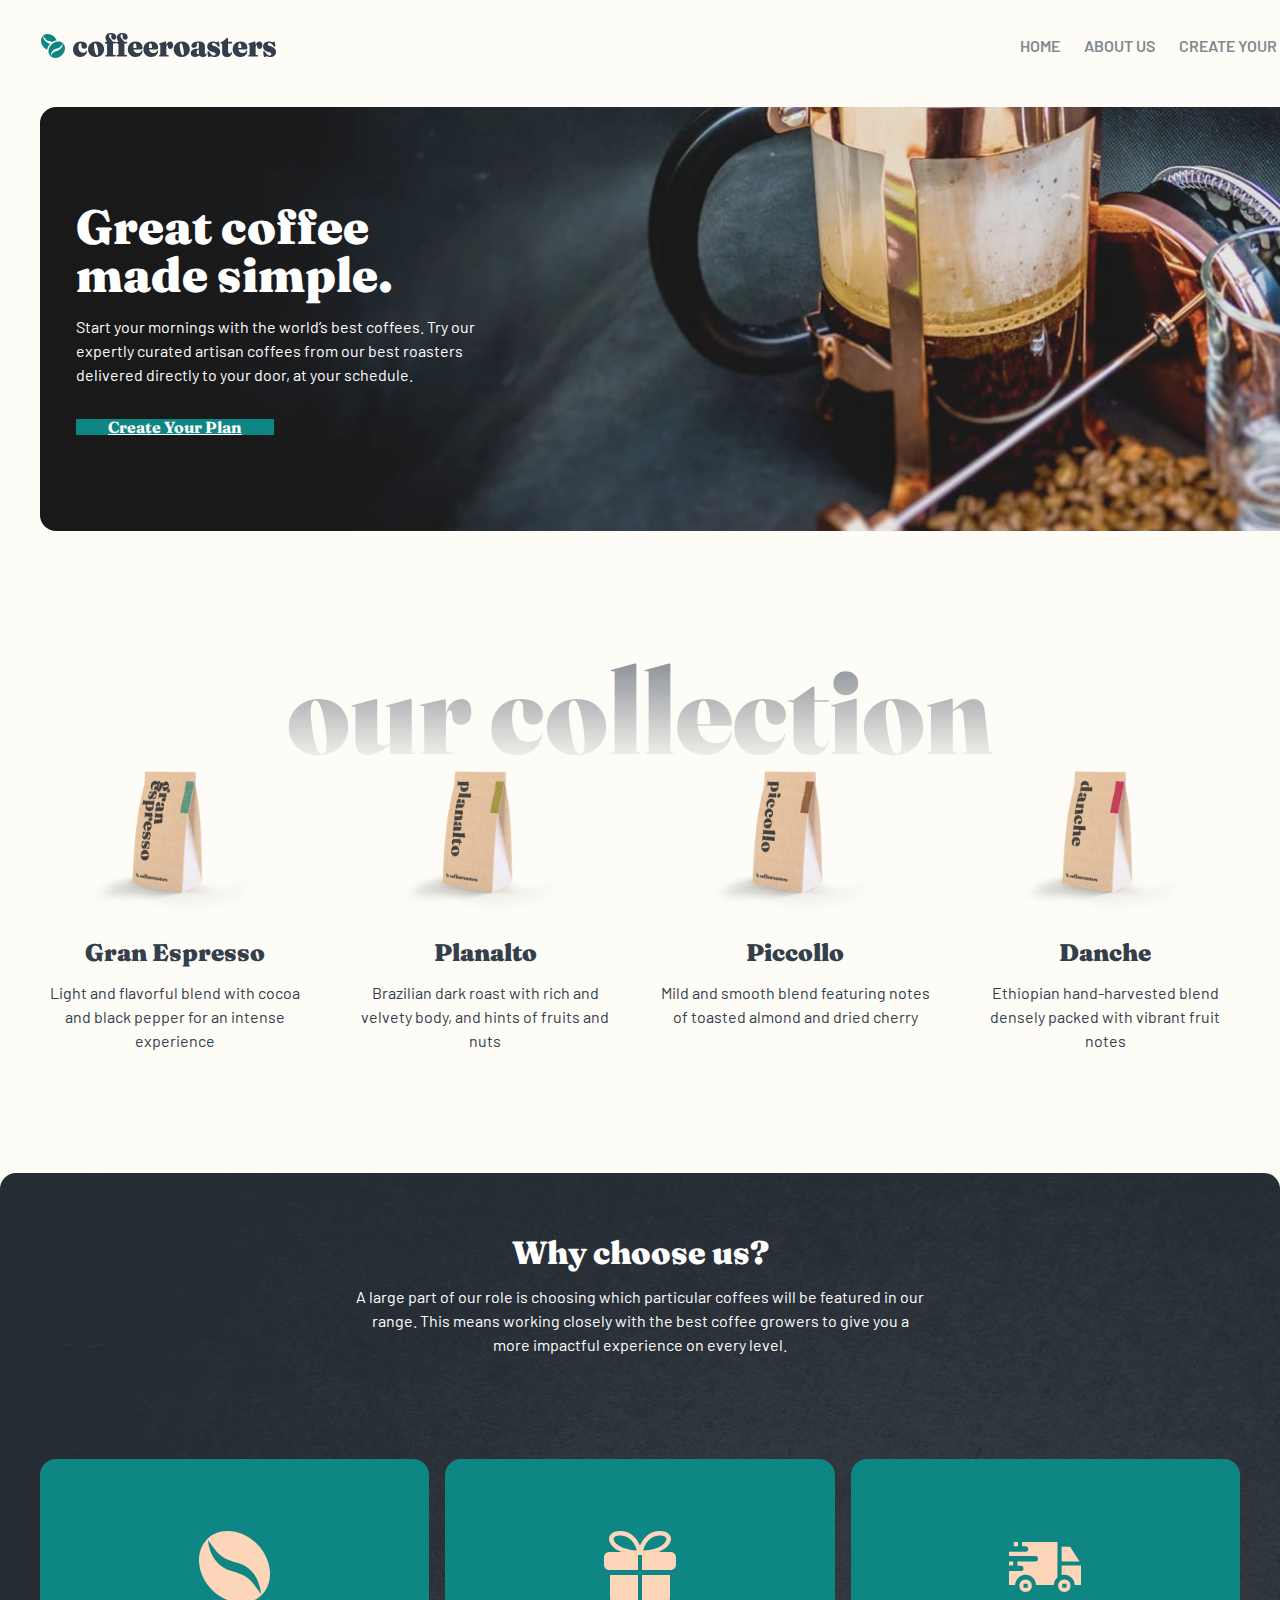
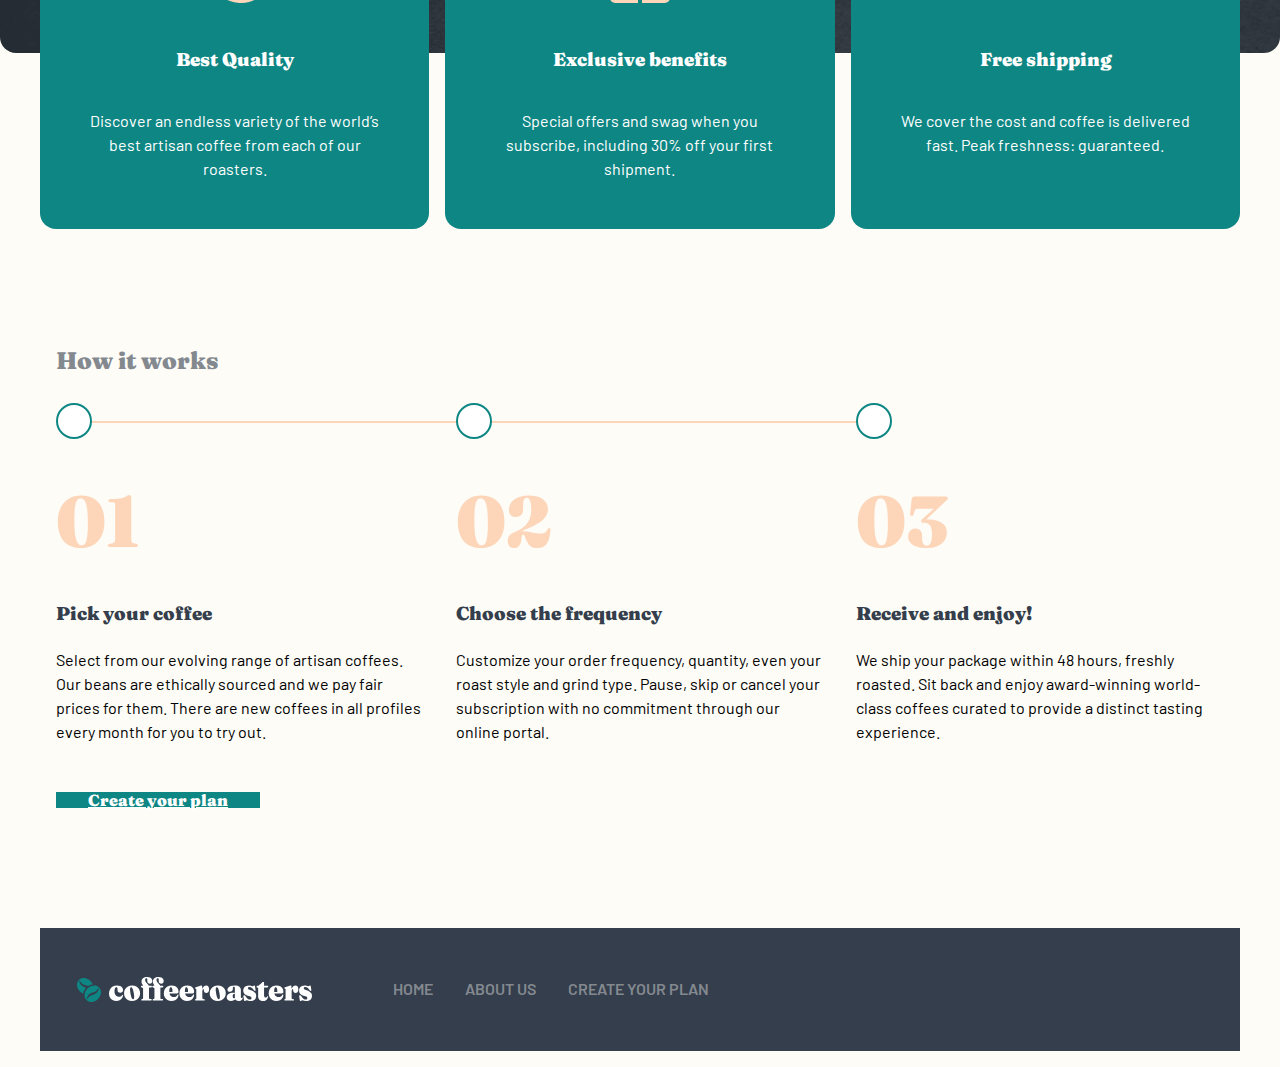
<file: index.html>
<head>
    <meta charset="UTF-8">
    <meta name="viewport" content="width=device-width, initial-scale=1.0">
    <link rel="stylesheet" href="https://cdn.jsdelivr.net/npm/bootstrap@4.5.3/dist/css/bootstrap.min.css"
        integrity="sha384-TX8t27EcRE3e/ihU7zmQxVncDAy5uIKz4rEkgIXeMed4M0jlfIDPvg6uqKI2xXr2" crossorigin="anonymous">
    <link rel="stylesheet" href="https://use.fontawesome.com/releases/v5.7.1/css/all.css"
        integrity="sha384-fnmOCqbTlWIlj8LyTjo7mOUStjsKC4pOpQbqyi7RrhN7udi9RwhKkMHpvLbHG9Sr" crossorigin="anonymous">
    <link rel="preconnect" href="https://fonts.gstatic.com">
    <link
        href="https://fonts.googleapis.com/css2?family=Barlow:wght@300;400;500;600;700&family=Fraunces:wght@400;500;600;700;900&display=swap"
        rel="stylesheet">

    <link rel="icon" type="image/png" sizes="32x32" href="./assets/favicon-32x32.png">

    <title>Frontend Mentor | Coffeeroasters subscription site</title>
    <link rel="stylesheet" type="text/css" href="css/reset.css">
    <link rel="stylesheet" type="text/css" href="css/styles.css">
</head>

<body>
    <header class="padding-container">
        <div class="top width-container barlow">
            <div class="left-side">
                <img src="./assets/shared/desktop/logo.svg" alt="" />
            </div>
            <div class="right-side">
                <div class="menu fw-600" id="menu">
                    <a href="index.html">Home</a>
                    <a href="about.html">About Us</a>
                    <a href="plan.html">Create Your Plan</a>
                </div>
                <div class="nav-icon">
                    <i class="fa fa-bars" id="bar-icon" aria-hidden="true"></i>
                </div>
            </div>
        </div>
    </header>
    <section class="call-to-action padding-container">
        <div class="content width-container">
            <h1 class="fraunces fw-900">Great coffee made simple.</h1>
            <p class="barlow">Start your mornings with the world’s best coffees. Try our expertly curated artisan
                coffees from our best roasters delivered directly to your door, at your schedule.</p>
            <a href="plan.html" class="btn cyan-btn fw-700">Create Your Plan</a>

        </div>
    </section>
    <section class="our-collection padding-container">
        <div class="content width-container">
            <h3 class="fraunces fw-900">Our collection</h3>
            <div class="four-grid-coffee">
                <div class="coffee-item">
                    <div class="coffee-image">
                        <img src="./assets/home/desktop/image-gran-espresso.png" alt="">
                    </div>
                    <div class="description">
                        <h3 class="fw-900 fraunces">Gran Espresso</h3>
                        <p class="barlow">Light and flavorful blend with cocoa and black pepper for an intense
                            experience</p>
                    </div>
                </div>
                <div class="coffee-item">
                    <div class="coffee-image">
                        <img src="./assets/home/desktop/image-planalto.png" alt="">
                    </div>
                    <div class="description">
                        <h3 class="fw-900 fraunces">Planalto</h3>
                        <p class="barlow">Brazilian dark roast with rich and velvety body, and hints of fruits and nuts
                        </p>
                    </div>
                </div>
                <div class="coffee-item">
                    <div class="coffee-image">
                        <img src="./assets/home/desktop/image-piccollo.png" alt="">
                    </div>
                    <div class="description">
                        <h3 class="fw-900 fraunces">Piccollo</h3>
                        <p class="barlow">Mild and smooth blend featuring notes of toasted almond and dried cherry</p>
                    </div>
                </div>
                <div class="coffee-item">
                    <div class="coffee-image">
                        <img src="./assets/home/desktop/image-danche.png" alt="">
                    </div>
                    <div class="description">
                        <h3 class="fw-900 fraunces">Danche</h3>
                        <p class="barlow">Ethiopian hand-harvested blend densely packed with vibrant fruit notes</p>
                    </div>
                </div>
            </div>

        </div>
    </section>
    <section class="why-choose-us padding-container">
        <div class="content width-container">
            <div class="description padding-container">
                <h1 class="fraunces fw-900">Why choose us?</h1>
                <p class="barlow">A large part of our role is choosing which particular coffees will be featured in our
                    range. This means working closely with the best coffee growers to give you a more impactful
                    experience on every level.

                </p>

            </div>
            <div class="three-column-grid padding-container">
                <div class="info-card">
                    <div class="icon">
                        <img src="./assets/home/desktop/icon-coffee-bean.svg" alt="">
                    </div>
                    <div class="card-description ">
                        <h3 class="fw-900 fraunces">Best Quality</h3>
                        <p class="barlow">Discover an endless variety of the world’s best artisan coffee from each
                            of our roasters.</p>
                    </div>
                </div>
                <div class="info-card">
                    <div class="icon">
                        <img src="./assets/home/desktop/icon-gift.svg" alt="">
                    </div>
                    <div class="card-description ">
                        <h3 class="fw-900 fraunces">Exclusive benefits</h3>
                        <p class="barlow">Special offers and swag when you subscribe, including 30% off your first
                            shipment.</p>
                    </div>
                </div>
                <div class="info-card">
                    <div class="icon">
                        <img src="./assets/home/desktop/icon-truck.svg" alt="">
                    </div>
                    <div class="card-description ">
                        <h3 class="fw-900 fraunces">Free shipping</h3>
                        <p class="barlow">We cover the cost and coffee is delivered fast. Peak freshness: guaranteed.
                        </p>
                    </div>
                </div>
            </div>
        </div>
    </section>
    <section class="steps padding-container">
        <div class="content width-container">
            <div class="title">
                <h2 class="fraunces fw-900">
                    How it works
                </h2>
            </div>
            <div class="steps-three-grid">
                <div class="step">
                    <div class="circle">
                    </div>
                    <div class="number">
                        <h3 class="fraunces fw-900 number">01</h3>
                    </div>
                    <div class="step-title">
                        <h3 class="fraunces fw-900 ">Pick your coffee</h3>
                    </div>
                    <p class="barlow">Select from our evolving range of artisan coffees. Our beans are ethically sourced
                        and we pay fair prices for them. There are new coffees in all profiles every month for you to
                        try out.</p>
                </div>
                <div class="step">
                    <div class="circle">
                    </div>
                    <div class="number">
                        <h3 class="fraunces fw-900 number">02</h3>
                    </div>
                    <div class="step-title">
                        <h3 class="fraunces fw-900 ">Choose the frequency</h3>
                    </div>
                    <p class="barlow">Customize your order frequency, quantity, even your roast style and grind type.
                        Pause, skip or cancel your subscription with no commitment through our online portal.</p>
                </div>
                <div class="step">
                    <div class="circle">
                    </div>
                    <div class="number">
                        <h3 class="fraunces fw-900 number">03</h3>
                    </div>
                    <div class="step-title">
                        <h3 class="fraunces fw-900 ">Receive and enjoy!</h3>
                    </div>
                    <p class="barlow">We ship your package within 48 hours, freshly roasted. Sit back and enjoy
                        award-winning world-class coffees curated to provide a distinct tasting experience.
                    </p>
                </div>
            </div>
            <a href="plan.html" class="btn cyan-btn fw-900">Create your plan</a>
        </div>
    </section>
    <footer class="padding-container">
        <div class="content width-container">
            <div class="logo">
                <img src="./assets/shared/desktop/logo-white.svg" alt="" />
            </div>
            <div class="links barlow fw-600 nav-links">
                <a href="index.html">Home</a>
                <a href="about.html">About Us</a>
                <a href="plan.html">Create Your Plan</a>
            </div>
            <div class="social-links links">
                <a href="#"><i class="fab fa-facebook-square"></i></a>
                <a href="#"><i class="fab fa-twitter"></i></a>
                <a href="#"><i class="fab fa-instagram"></i> </a>
            </div>
        </div>
    </footer>
    <script src="scripts/scripts.js"></script>
</body>
</file>
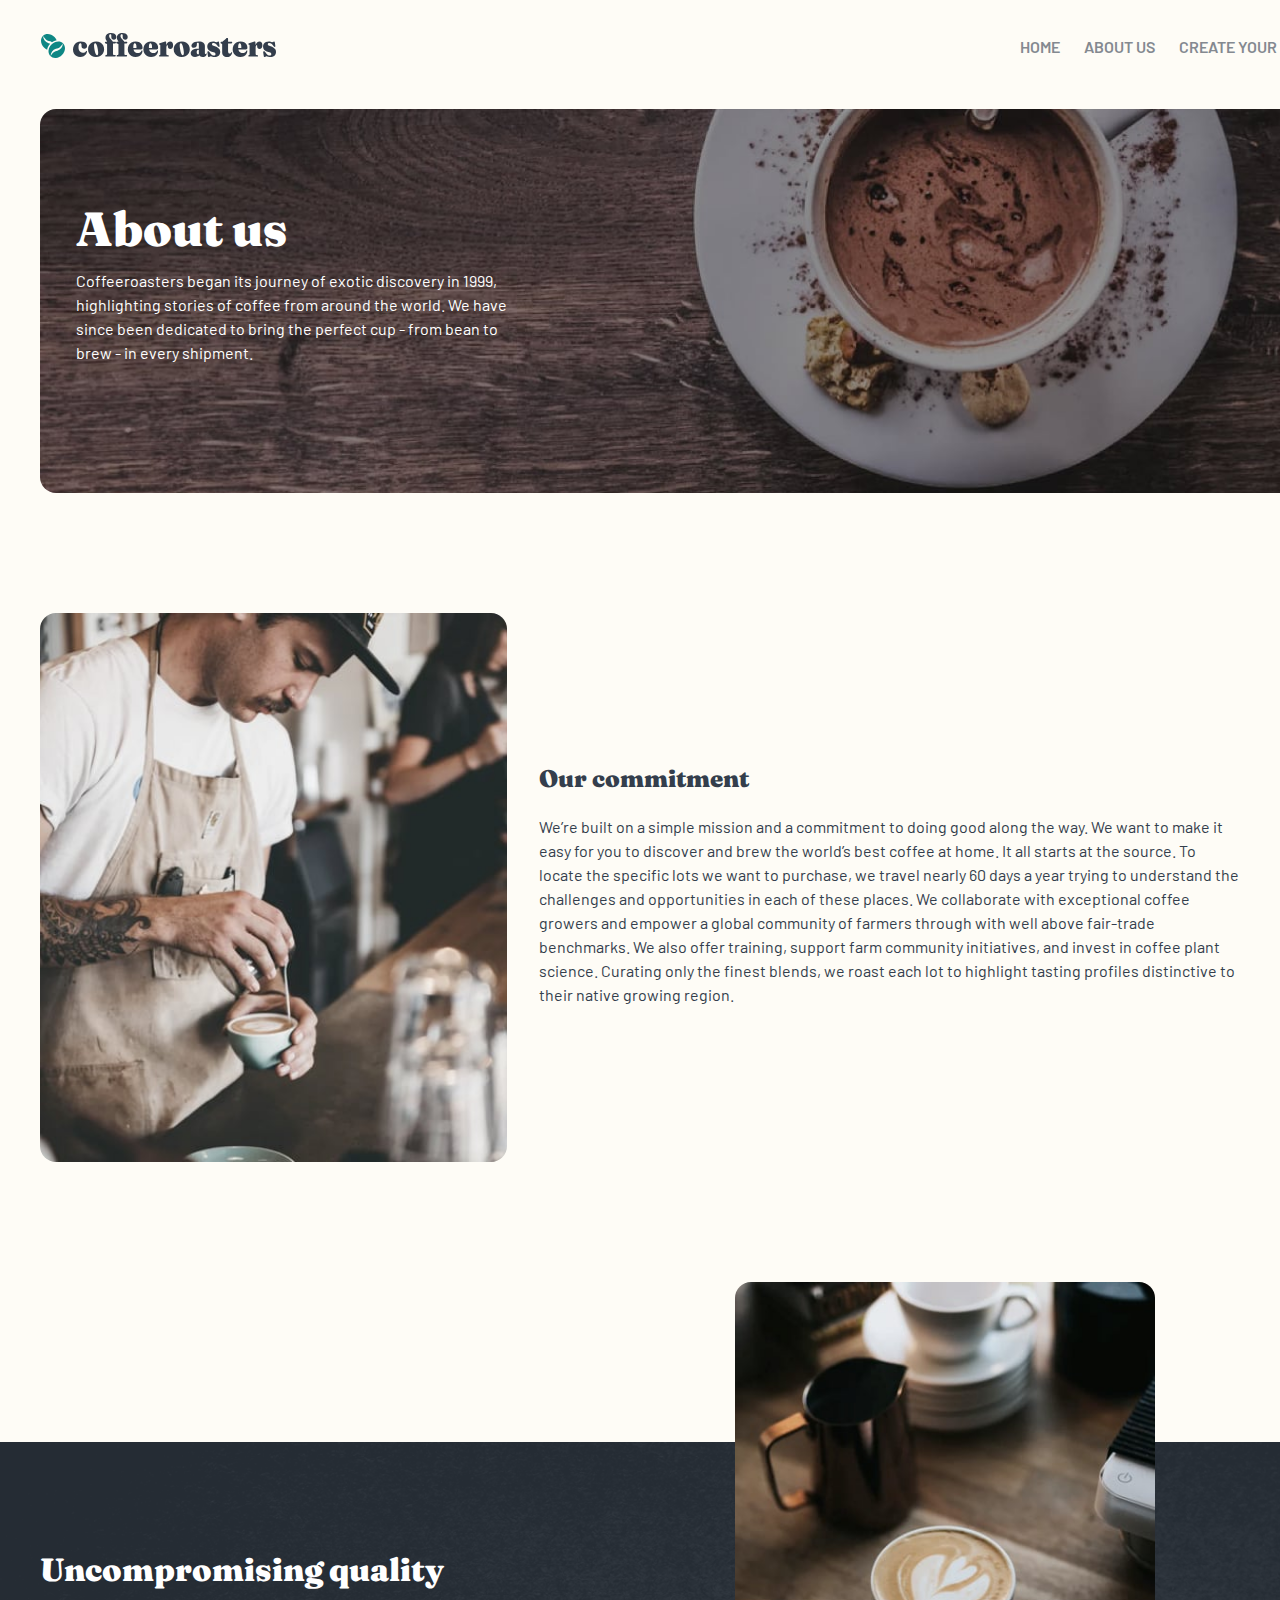
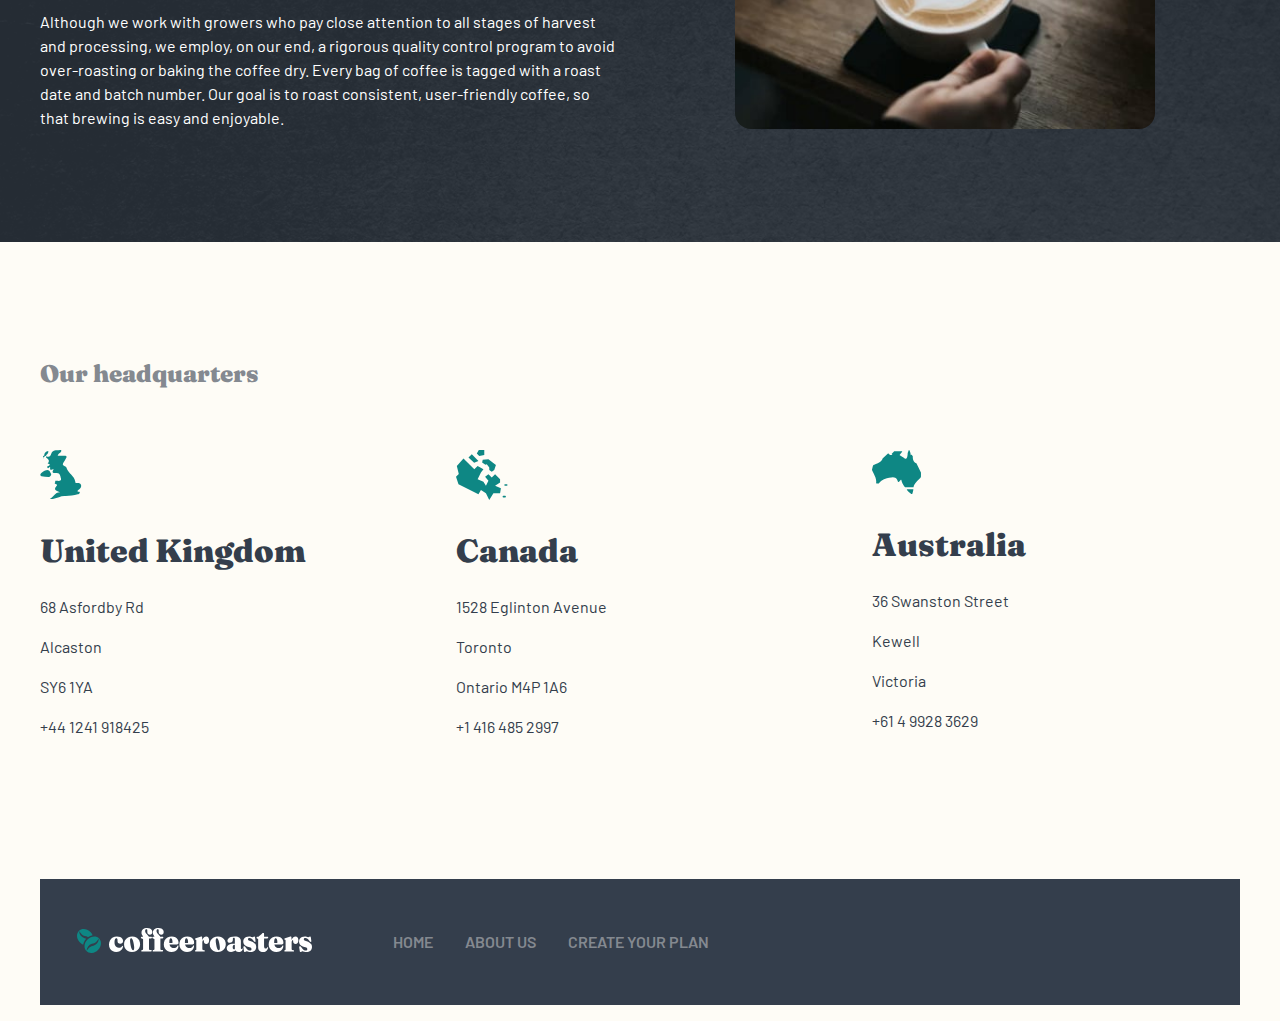
<file: about.html>
<!DOCTYPE html>
<html lang="en">

<head>
  <meta charset="UTF-8">
  <meta name="viewport" content="width=device-width, initial-scale=1.0">
  <link rel="stylesheet" href="https://cdn.jsdelivr.net/npm/bootstrap@4.5.3/dist/css/bootstrap.min.css"
    integrity="sha384-TX8t27EcRE3e/ihU7zmQxVncDAy5uIKz4rEkgIXeMed4M0jlfIDPvg6uqKI2xXr2" crossorigin="anonymous">
  <link rel="stylesheet" href="https://use.fontawesome.com/releases/v5.7.1/css/all.css"
    integrity="sha384-fnmOCqbTlWIlj8LyTjo7mOUStjsKC4pOpQbqyi7RrhN7udi9RwhKkMHpvLbHG9Sr" crossorigin="anonymous">
  <link rel="preconnect" href="https://fonts.gstatic.com">
  <link
    href="https://fonts.googleapis.com/css2?family=Barlow:wght@300;400;500;600;700&family=Fraunces:wght@400;500;600;700;900&display=swap"
    rel="stylesheet">

  <link rel="icon" type="image/png" sizes="32x32" href="./assets/favicon-32x32.png">

  <title>Frontend Mentor | Coffeeroasters subscription site</title>
  <link rel="stylesheet" type="text/css" href="css/reset.css">
  <link rel="stylesheet" type="text/css" href="css/styles.css">
</head>

<body>
  <header class="padding-container">
    <div class="top width-container barlow">
      <div class="left-side">
        <img src="./assets/shared/desktop/logo.svg" alt="" />
      </div>
      <div class="right-side">
        <div class="menu fw-600 barlow" id="menu">
          <a href="index.html">Home</a>
          <a href="about.html">About Us</a>
          <a href="plan.html">Create Your Plan</a>
        </div>
        <div class="nav-icon">
          <i class="fa fa-bars" id="bar-icon" aria-hidden="true"></i>
        </div>
      </div>
    </div>
  </header>
  <section class="about-us padding-container">
    <div class="content width-container">
      <h1 class="fraunces fw-900"> About us</h1>
      <p class="barlow">
        Coffeeroasters began its journey of exotic discovery in 1999, highlighting stories of
        coffee from around the world. We have since been dedicated to bring the perfect cup - from
        bean to brew - in every shipment.
      </p>
    </div>
  </section>
  <section class="our-commitment padding-container">
    <div class="content width-container">
      <div class="left-side">
        <div class="image">
          <img src="./assets/about/desktop/image-commitment.jpg" alt="">
        </div>
      </div>

      <div class="right-side">
        <h2 class="fraunces fw-900"> Our commitment</h2>
        <p class="barlow">
          We’re built on a simple mission and a commitment to doing good along the way. We want to
          make it easy for you to discover and brew the world’s best coffee at home. It all starts
          at the source. To locate the specific lots we want to purchase, we travel nearly 60 days
          a year trying to understand the challenges and opportunities in each of these places.
          We collaborate with exceptional coffee growers and empower a global community of farmers
          through with well above fair-trade benchmarks. We also offer training, support farm community
          initiatives, and invest in coffee plant science. Curating only the finest blends, we roast
          each lot to highlight tasting profiles distinctive to their native growing region.
        </p>

      </div>


    </div>
  </section>
  <section class="uncompromising padding-container">
    <div class="width-container content">
      <div class="description padding-container">
        <h2 class="fraunces fw-900"> Uncompromising quality</h2>
        <p class="barlow fw-400">
          Although we work with growers who pay close attention to all stages of harvest and processing,
          we employ, on our end, a rigorous quality control program to avoid over-roasting or baking the
          coffee dry. Every bag of coffee is tagged with a roast date and batch number. Our goal is to roast
          consistent, user-friendly coffee, so that brewing is easy and enjoyable.
        </p>
      </div>
      <div class="image">
        <img class="desktop" src="./assets/about/desktop/image-quality.jpg" alt="">
        <img class="mobile" src="./assets/about/mobile/image-quality.jpg" alt="">
        <img class="tablet" src="./assets/about/tablet/image-quality.jpg" alt="">
      </div>
    </div>
  </section>
  <section class="locations padding-container">
    <div class="content width-container">
      <h2 class="fraunces fw-900"> Our headquarters</h2>
      <div class="three-location-grid">
        <div class="location">
          <div class="image">
            <img src="./assets/about/desktop/illustration-uk.svg" alt="">
          </div>
          <h2 class="fraunces fw-900">
            United Kingdom
          </h2>
          <p class="barlow address">68 Asfordby Rd</p>
          <p class="barlow city"> Alcaston</p>
          <p class="barlow zip"> SY6 1YA</p>
          <p class="barlow phone"> +44 1241 918425
          </p>
        </div>
        <div class="location">
          <div class="image">
            <img src="./assets/about/desktop/illustration-canada.svg" alt="">
          </div>
          <h2 class="fraunces fw-900">
            Canada
          </h2>
          <p class="barlow address"> 1528 Eglinton Avenue</p>
          <p class="barlow city"> Toronto</p>
          <p class="barlow zip"> Ontario M4P 1A6
          </p>
          <p class="barlow phone"> +1 416 485 2997
          </p>
        </div>
        <div class="location">
          <div class="image">
            <img src="./assets/about/desktop/illustration-australia.svg" alt="">
          </div>
          <h2 class="fraunces fw-900">
            Australia
          </h2>
          <p class="barlow address">36 Swanston Street</p>
          <p class="barlow city"> Kewell</p>
          <p class="barlow zip"> Victoria
          </p>
          <p class="barlow phone"> +61 4 9928 3629
          </p>
        </div>
      </div>
    </div>
  </section>

  <footer class="padding-container">
    <div class="content width-container">
      <div class="logo">
        <img src="./assets/shared/desktop/logo-white.svg" alt="" />
      </div>
      <div class="links barlow fw-600 nav-links">
        <a href="index.html">Home</a>
        <a href="about.html">About Us</a>
        <a href="plan.html">Create Your Plan</a>
      </div>
      <div class="social-links links">
        <a href="#"><i class="fab fa-facebook-square"></i></a>
        <a href="#"><i class="fab fa-twitter"></i></a>
        <a href="#"><i class="fab fa-instagram"></i> </a>
      </div>
    </div>
  </footer>
  <script src="scripts/scripts.js"></script>
</body>
</file>
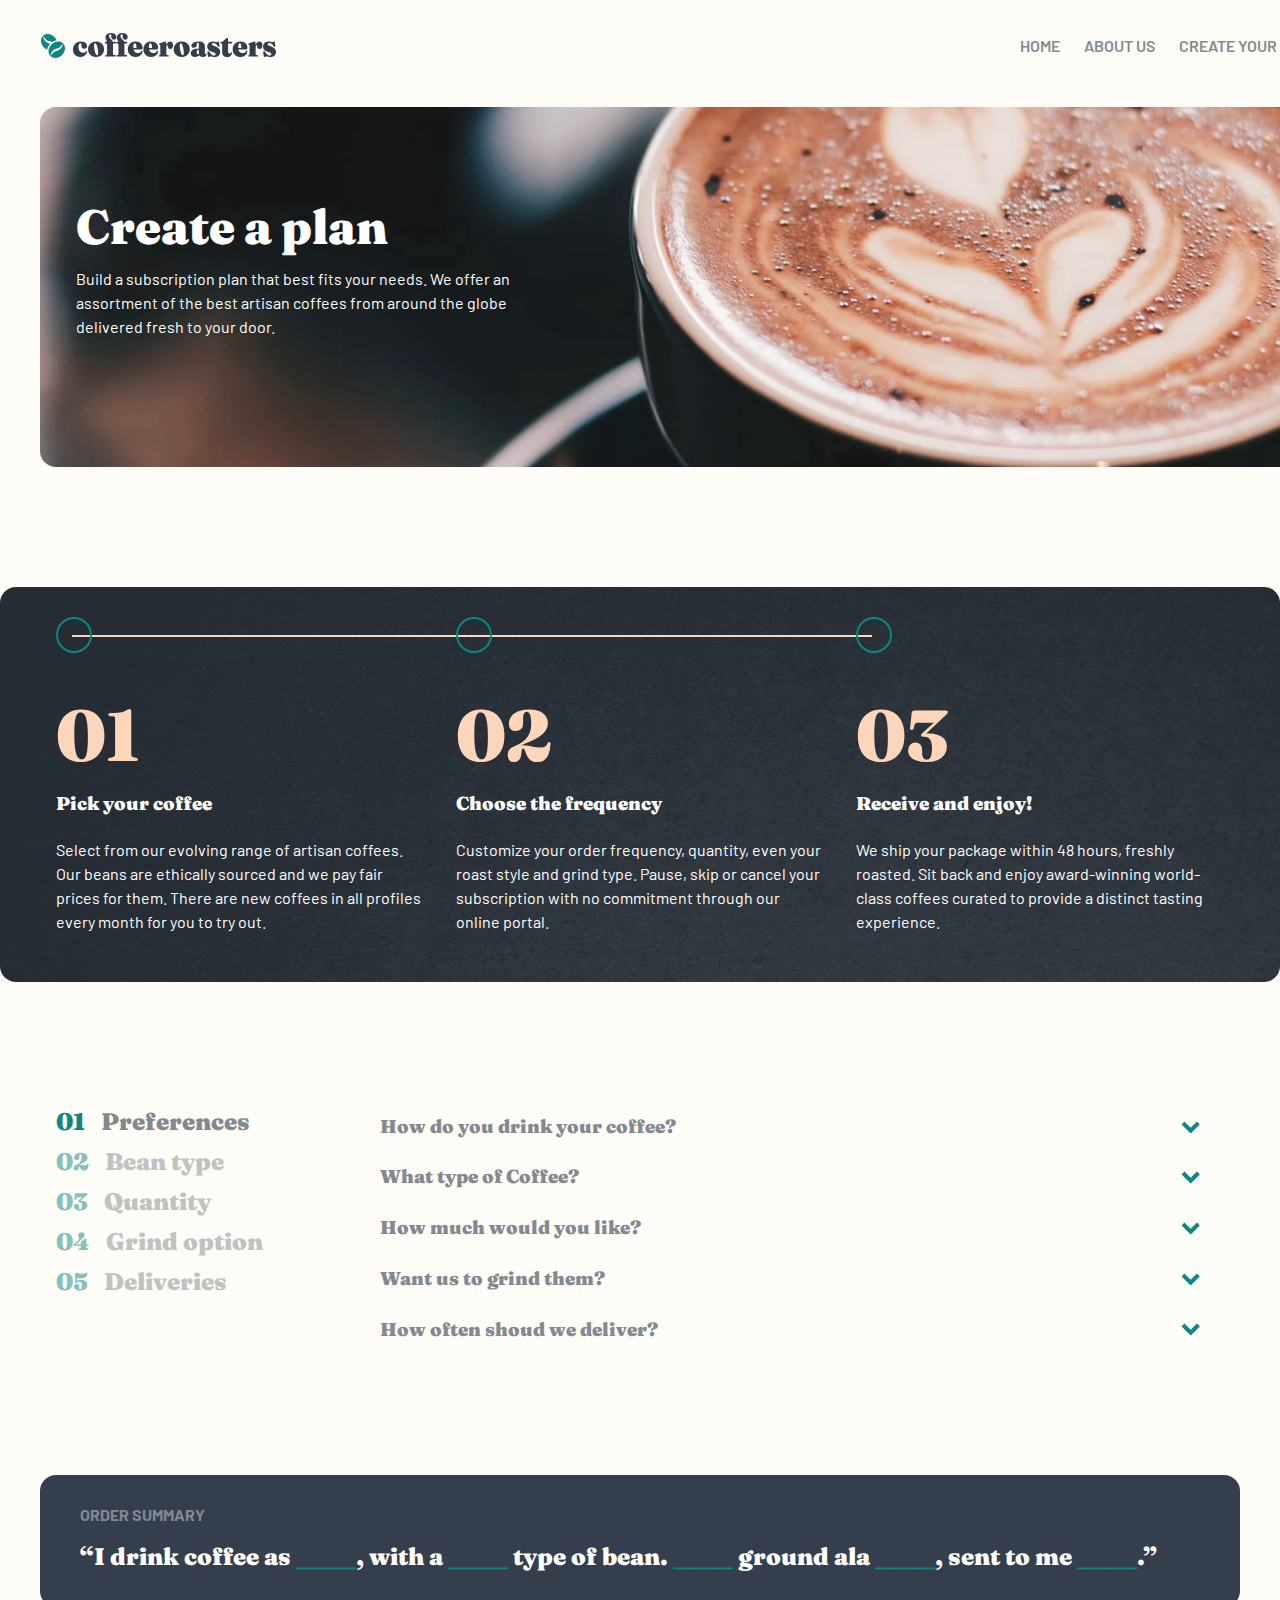
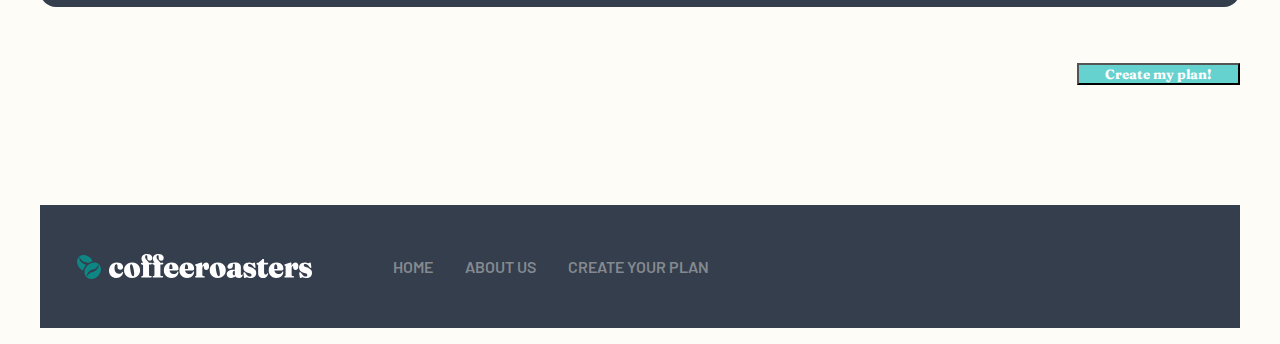
<file: plan.html>
<head>
  <meta charset="UTF-8">
  <meta name="viewport" content="width=device-width, initial-scale=1.0">
  <link rel="stylesheet" href="https://cdn.jsdelivr.net/npm/bootstrap@4.5.3/dist/css/bootstrap.min.css"
    integrity="sha384-TX8t27EcRE3e/ihU7zmQxVncDAy5uIKz4rEkgIXeMed4M0jlfIDPvg6uqKI2xXr2" crossorigin="anonymous">
  <link rel="stylesheet" href="https://use.fontawesome.com/releases/v5.7.1/css/all.css"
    integrity="sha384-fnmOCqbTlWIlj8LyTjo7mOUStjsKC4pOpQbqyi7RrhN7udi9RwhKkMHpvLbHG9Sr" crossorigin="anonymous">
  <link rel="preconnect" href="https://fonts.gstatic.com">
  <link
    href="https://fonts.googleapis.com/css2?family=Barlow:wght@300;400;500;600;700&family=Fraunces:wght@400;500;600;700;900&display=swap"
    rel="stylesheet">

  <link rel="icon" type="image/png" sizes="32x32" href="./assets/favicon-32x32.png">

  <title>Frontend Mentor | Coffeeroasters subscription site</title>
  <link rel="stylesheet" type="text/css" href="css/reset.css">
  <link rel="stylesheet" type="text/css" href="css/styles.css">
</head>

<body>
  <header class="padding-container">
    <div class="top width-container barlow">
      <div class="left-side">
        <img src="./assets/shared/desktop/logo.svg" alt="" />
      </div>
      <div class="right-side">
        <div class="menu fw-600" id="menu">
          <a href="index.html">Home</a>
          <a href="about.html">About Us</a>
          <a href="plan.html">Create Your Plan</a>
        </div>
        <div class="nav-icon">
          <i class="fa fa-bars" id="bar-icon" aria-hidden="true"></i>
        </div>
      </div>
    </div>
  </header>
  <section class="padding-container create-plan-jumbo">
    <div class="content width-container">
      <h1 class="fraunces fw-900"> Create a plan</h1>
      <p class="barlow">
        Build a subscription plan that best fits your needs. We offer an assortment of the best
        artisan coffees from around the globe delivered fresh to your door.
      </p>
    </div>
  </section>

  <section class="plan-steps">
    <div class="content width-container">
      <div class="steps-three-grid">
        <div class="step">
          <div class="circle"></div>
          <h3 class="fraunces fw-900 number">01</h3>
          <h3 class="fraunces fw-900 step-title">Pick your coffee</h3>
          <p class="barlow">Select from our evolving range of artisan coffees. Our beans are ethically sourced
            and we
            pay fair prices for them. There are new coffees in all profiles every month for you to try out.
          </p>
        </div>
        <div class="step">
          <div class="circle"></div>
          <h3 class="fraunces fw-900 number">02</h3>
          <h3 class="fraunces fw-900 step-title">Choose the frequency </h3>
          <p class="barlow">Customize your order frequency, quantity, even your
            roast style and grind type. Pause, skip or cancel your subscription with no
            commitment through our online portal. </p>
        </div>
        <div class="step">
          <div class="circle"></div>
          <h3 class="fraunces fw-900 number">03</h3>
          <h3 class="fraunces fw-900 step-title">Receive and enjoy!</h3>
          <p class="barlow">We ship your
            package within 48 hours, freshly roasted. Sit back and enjoy award-winning
            world-class coffees curated to provide a distinct tasting experience. </p>
        </div>
      </div>

    </div>
  </section>
  <section class="padding-container select_section">
    <div class="width-container content">
      <div class="accordion-indication" id="accordion-indication">
        <a href="#coffee-methods-accordion" class="accordion-link active">
          <span class="fraunces fw-900 number green">01</span>
          <h2 class="fraunces fw-900">Preferences</h2>
        </a>
        <a href="#coffee-types-accordion" class="accordion-link">
          <span class="fraunces fw-900 number green">02</span>
          <h2 class=" fraunces fw-900">Bean type</h2>
        </a>
        <a href="#coffee-amounts-accordion" class="accordion-link">
          <span class="fraunces fw-900 number green">03</span>
          <h2 class="fraunces fw-900">Quantity</h2>
        </a>
        <a href="#coffee-grinds-accordion" class="accordion-link">
          <span class="fraunces fw-900 number green">04</span>
          <h2 class="fraunces fw-900">Grind option</h2>
        </a>
        <a href="#coffee-frequency-accordion" class="accordion-link">
          <span class="fraunces fw-900 number green">05</span>
          <h2 class="fraunces fw-900">Deliveries</h2>
        </a>


      </div>
      <div class="accordion-list padding-container" id="accordion-list">
        <div class="accordion-item accordion-pull" id="coffee-methods-accordion">
          <h3 class="fraunces fw-900 number">How do you drink your coffee?</h3>
          <img class="arrow " src="./assets/plan/desktop/icon-arrow.svg" />
        </div>
        <div class="panel" id="coffee-methods"></div>
        <div class="accordion-item accordion-pull" id="coffee-types-accordion">
          <h3 class="fraunces fw-900 number">What type of Coffee?</h3>
          <img class="arrow " src="./assets/plan/desktop/icon-arrow.svg" />
        </div>
        <div class="panel" id="coffee-types"></div>
        <div class="accordion-item accordion-pull" id="coffee-amounts-accordion">
          <h3 class="fraunces fw-900 number">How much would you like?</h3>
          <img class="arrow " src="./assets/plan/desktop/icon-arrow.svg" />
        </div>
        <div class="panel" id="coffee-amounts"></div>
        <div class="accordion-item accordion-pull" id="coffee-grinds-accordion">
          <h3 class="fraunces fw-900 number">Want us to grind them?</h3>
          <img class="arrow " src="./assets/plan/desktop/icon-arrow.svg" />
        </div>
        <div class="panel" id="coffee-grinds"></div>
        <div class="accordion-item accordion-pull" id="coffee-frequency-accordion">
          <h3 class="fraunces fw-900 number">How often shoud we deliver?</h3>
          <img class="arrow " src="./assets/plan/desktop/icon-arrow.svg" />
        </div>
        <div class="panel" id="coffee-frequency"></div>

      </div>

  </section>
  <section class="order-summary padding-container">
    <div class="content width-container padding-container">
      <h2 class="barlow">
        Order Summary
      </h2>
      <h3 class="fraunces fw-900" id="page-summary">
      </h3>

    </div>
  </section>
  <section class="open-modal padding-container width-container ">
    <button class="btn cyan-btn fw-700 disabled-btn" id="create-plan-button">Create my plan!</button>
  </section>

  <footer class="padding-container">
    <div class="content width-container">
      <div class="logo">
        <img src="./assets/shared/desktop/logo-white.svg" alt="" />
      </div>
      <div class="links barlow fw-600 nav-links">
        <a href="index.html">Home</a>
        <a href="about.html">About Us</a>
        <a href="plan.html">Create Your Plan</a>
      </div>
      <div class="social-links links">
        <a href="#"><i class="fab fa-facebook-square"></i></a>
        <a href="#"><i class="fab fa-twitter"></i></a>
        <a href="#"><i class="fab fa-instagram"></i> </a>
      </div>
    </div>
  </footer>
  <div id="myModal" class="modal">

    <!-- Modal content -->
    <div class="modal-center">
      <div class="modal-header">
        <h3 class="fraunces fw-900">Order Summary</h3>
      </div>
      <div class="modal-body">
        <h3 id="final-summary" class="fraunces fw-900">Some text in the Modal..</h3>
        <p class="barlow">
          Is this correct? You can proceed to checkout or go back to plan selection if something
          is off. Subscription discount codes can also be redeemed at the checkout.</p>
        <div class="modal-bottom">
          <div class="desktop-price">
            <h3 class="fraunces fw-900"><span class="monthly-price"></span> /mo</h3>
          </div>
          <button class="btn cyan-btn fw-700 " id="create-plan-button">Checkout<span class="mobile-price"> - <span
                class="monthly-price"></span> /mo</span></button>
        </div>
      </div>
    </div>

  </div>




  <script src="scripts/scripts.js"></script>
  <script>
    var coffeeMethodPanel = document.getElementById("coffee-methods");
    var coffeeTypePanel = document.getElementById("coffee-types");
    var coffeeAmountPanel = document.getElementById("coffee-amounts");
    var coffeeGrindsPanel = document.getElementById("coffee-grinds");
    var coffeeFrequencyPanel = document.getElementById("coffee-frequency");
    var pageSummary = document.getElementById("page-summary");
    var accordionList = document.getElementById("accordion-list");
    var accordionIndication = document.getElementById("accordion-indication");
    var accordionItems = document.getElementsByClassName("accordion-item");
    var createPlanBtn = document.getElementById("create-plan-button");
    var modal = document.getElementById("myModal");
    var finalSummary = document.getElementById("final-summary");
    var panels = document.getElementsByClassName("panel");
    var modalMonthlyPrice = document.getElementsByClassName("monthly-price");
    var updateItem;
    var summary;
    var state = {
      method: '',
      type: '',
      amount: '',
      grind: '',
      frequency: '',
      price: '',
      monthlyPrice: ''
    }
    var coffeeMethods = [{
      item: 'Capsule',
      description: `Distinct, high quality coffee from a specific family-owned farm`,
    }, {
      item: 'Filter',
      description: `For pour over or drip methods like Aeropress, Chemex, and V60`,
    }, {
      item: 'Espresso',
      description: `Dense and finely ground beans for an intense, flavorful experience`,
    }];

    var coffeeTypes = [{
      item: 'Single origin',
      description: `Compatible with Nespresso systems and similar brewers`,
    }, {
      item: 'Decaf',
      description: `Just like regular coffee, except the caffeine has been removed`,
    }, {
      item: 'Blended',
      description: `Combination of two or three dark roasted beans of organic coffees`,
    }];

    var coffeeAmounts = [{
      item: '250g',
      description: `Perfect for the solo drinker. Yields about 12 delicious cups.`,
    }, {
      item: '500g',
      description: `Perfect option for a couple. Yields about 40 delectable cups.`,
    }, {
      item: '1000g',
      description: `Perfect for offices and events. Yields about 90 delightful cups.`,
    }];

    var coffeeGrinds = [{
      item: 'Wholebean',
      description: `Best choice if you cherish the full sensory experience`,
    }, {
      item: 'Filter',
      description: `For drip or pour-over coffee methods such as V60 or Aeropress`,
    }, {
      item: 'Cafetiére',
      description: `Course ground beans specially suited for french press coffee`,
    }];

    var coffeeFrequency = [{
      item: 'Every Week',
      pricePerShipment: "",
      description: `Includes free first-class shipping.`,
    }, {
      item: 'Every 2 weeks',
      pricePerShipment: "",
      description: `Includes free priority shipping.`,
    }, {
      item: 'Every month',
      pricePerShipment: "",
      description: `Includes free priority shipping.`,
    }];
    var coffeePrices = {
      '250g':
      {
        'Every Week': 7.20,
        'Every 2 weeks': 9.60,
        'Every month': 22.00,
      },
      '500g':
      {
        'Every Week': 13.00,
        'Every 2 weeks': 17.50,
        'Every month': 12.00,
      },
      '1000g':
      {
        'Every Week': 22.00,
        'Every 2 weeks': 32.00,
        'Every month': 42.00,
      }
    }

    function checkCoffeePrice(amount, frequency) {
      if (frequency !== "" && amount !== "") {
        let prices = coffeePrices[amount];
        let priceArray = [];
        let price;
        for (let key in prices) {
          priceArray.push(prices[key].toFixed(2).toString());
        }
        price = coffeePrices[state.amount][frequency];
        state.price = price;
        updateCoffeeFrequency(priceArray);
        if (frequency === 'Every Week') {
          state.monthlyPrice = price * 4;
        } else if (frequency === 'Every 2 weeks') {
          state.monthlyPrice = price * 2;
        } else if (frequency === 'Every month') {
          state.monthlyPrice = price * 1;
        }


      } else if (amount !== "") {

        let prices = coffeePrices[amount];
        let priceArray = [];
        for (let key in prices) {
          priceArray.push(prices[key].toFixed(2).toString());
        }
        for (let i = 0; i < coffeeFrequency.length; i++) {
          coffeeFrequency[i].pricePerShipment = priceArray[i];
        }
        updateCoffeeFrequency(priceArray);
      }

    }

    accordionList.addEventListener("click", function (e) {
      if (e.target.classList.contains("accordion-pull")) {
        e.target.classList.toggle("active");
        var panel = e.target.nextElementSibling;
        if (panel.style.display === "grid") {
          panel.style.display = "none";
        } else {
          panel.style.display = "grid";
        }
      } else if (e.target.parentNode.classList.contains("accordion-pull")) {
        e.target.parentNode.classList.toggle("active");
        var panel = e.target.parentNode.nextElementSibling;
        if (panel.style.display === "grid") {
          panel.style.display = "none";
        } else {
          panel.style.display = "grid";
        }
      }

    });



    function updateText() {
      if (state.method === "Capsule") {
        summary = `“I drink coffee using <span class="green-text">${state.method}s</span>, with a <span class="green-text">${state.type == '' ? '_____' : state.type}</span> type of bean. <span class="green-text">${state.amount == '' ? '_____' : state.amount}</span>
      sent to me <span class="green-text">${state.frequency == '' ? '_____' : state.frequency}</span>.”`;
        accordionItems[3].classList.remove("accordion-pull");
        // taking out the next element sibling
        accordionItems[3].nextElementSibling.style.display = "none";

      } else {
        summary = `“I drink coffee as <span class="green-text">${state.method == '' ? '_____' : state.method}</span>, with a <span class="green-text">${state.type == '' ? '_____' : state.type}</span> type of bean. <span class="green-text">${state.amount == '' ? '_____' : state.amount}</span> ground ala <span class="green-text">${state.grind == '' ? '_____' : state.grind}</span>,
      sent to me <span class="green-text">${state.frequency == '' ? '_____' : state.frequency}</span>.”`;
        accordionItems[3].classList.add("accordion-pull");
      }
      pageSummary.innerHTML = summary;
    }

    function updateState(param, param2) {
      if (param.classList.contains("coffee-selection")) {
        let index = parseInt(param.attributes.index.nodeValue);
        updateItem = param2[index].item;
        param.classList.add('selected');
      } else if (param.parentNode.classList.contains("coffee-selection")) {
        let index = parseInt(param.parentNode.attributes.index.nodeValue);
        updateItem = param2[index].item;
        param.parentNode.classList.add('selected');
      }

    }
    function allowingModal() {
      if (createPlanBtn.classList.contains("disabled-btn")) {
        createPlanBtn.classList.remove("disabled-btn");
      }
      if (state.method === "") {
        createPlanBtn.classList.add("disabled-btn");
        for (let i = 0; i < accordionIndication.children.length; i++) {
          accordionIndication.children[i].classList.remove("active");
        }
        accordionIndication.children[0].classList.add("active");
        coffeeMethodPanel.style.display = "grid";
      } else if (state.type === "") {
        createPlanBtn.classList.add("disabled-btn");
        for (let i = 0; i < accordionIndication.children.length; i++) {
          accordionIndication.children[i].classList.remove("active");
        }
        accordionIndication.children[1].classList.add("active");
        coffeeTypePanel.style.display = "grid";
      } else if (state.amount === "") {
        createPlanBtn.classList.add("disabled-btn");
        for (let i = 0; i < accordionIndication.children.length; i++) {
          accordionIndication.children[i].classList.remove("active");
        }
        accordionIndication.children[2].classList.add("active");
        coffeeAmountPanel.style.display = "grid";
      } else if (state.grind === "" && state.method != "Capsule") {
        createPlanBtn.classList.add("disabled-btn");
        for (let i = 0; i < accordionIndication.children.length; i++) {
          accordionIndication.children[i].classList.remove("active");
        }
        accordionIndication.children[3].classList.add("active");
        coffeeGrindsPanel.style.display = "grid";
      } else if (state.frequency === "") {
        createPlanBtn.classList.add("disabled-btn");
        for (let i = 0; i < accordionIndication.children.length; i++) {
          accordionIndication.children[i].classList.remove("active");
        }
        accordionIndication.children[4].classList.add("active");
        coffeeFrequencyPanel.style.display = "grid";
      } else {
        for (let i = 0; i < accordionIndication.children.length; i++) {
          accordionIndication.children[i].classList.remove("active");
        }
      }

    }

    coffeeMethodPanel.addEventListener("click", function (e) {
      this.childNodes.forEach(function (item) {
        item.classList.remove("selected");
      })
      updateState(e.target, coffeeMethods);
      state.method = updateItem;
      updateText();
      allowingModal();
    });
    coffeeTypePanel.addEventListener("click", function (e) {
      this.childNodes.forEach(function (item) {
        item.classList.remove("selected");
      })
      updateState(e.target, coffeeTypes);
      state.type = updateItem;
      updateText();
      allowingModal();
    });
    coffeeAmountPanel.addEventListener("click", function (e) {
      this.childNodes.forEach(function (item) {
        item.classList.remove("selected");
      })
      updateState(e.target, coffeeAmounts);
      state.amount = updateItem;
      checkCoffeePrice(updateItem, state.frequency);
      updateText();
      allowingModal();
    });
    coffeeGrindsPanel.addEventListener("click", function (e) {
      this.childNodes.forEach(function (item) {
        item.classList.remove("selected");
      })
      updateState(e.target, coffeeGrinds);
      state.grind = updateItem;
      updateText();
      allowingModal();
    });
    coffeeFrequencyPanel.addEventListener("click", function (e) {
      this.childNodes.forEach(function (item) {
        item.classList.remove("selected");
      })
      updateState(e.target, coffeeFrequency);
      state.frequency = updateItem;
      checkCoffeePrice(state.amount, updateItem);
      updateText();
      allowingModal();
    });
    accordionIndication.addEventListener("click", function (e) {
      for (let i = 0; i < this.children.length; i++) {
        if (this.children[i] == e.target.parentNode | this.children[i] == e.target) {
          e.target.parentNode.classList.add("active");
          panels[i].style.display = "grid";
          accordionItems[i].classList.add("active");

        } else if (this.children[i] == e.target) {
          e.target.classList.add("active");
          panels[i].style.display = "grid";
          accordionItems[i].classList.add("active");
        } else { this.children[i].classList.remove("active"); }

      }
      // if (e.target.classList.contains("accordion-link")) {
      //   e.target.classList.add("active");
      //   console.log(e.target);
      // } else if (e.target.parentNode.classList.contains("accordion-link")) {
      //   e.target.parentNode.classList.add("active");
      //   console.log(e.target.parentNode);
      // }

    });
    createPlanBtn.addEventListener("click", function (e) {
      if (!createPlanBtn.classList.contains("disabled-btn")) {
        modal.style.display = "flex";
        finalSummary.innerHTML = summary
        for (let i = 0; i < modalMonthlyPrice.length; i++) {
          modalMonthlyPrice[i].innerHTML = `$${state.monthlyPrice.toFixed(2).toString()}`
        }
      }
    })
    //to close the modal
    // span.addEventListener("click", function (e) {
    //   if (!createPlanBtn.classList.contains("disabled-btn")) {
    //     modal.style.display = "none";
    //   }
    // })
    // closing the modal af
    window.onclick = function (event) {
      if (event.target == modal) {
        modal.style.display = "none";
      }
    }

    // adding html

    coffeeMethods.forEach(function (item, index) {
      coffeeMethodPanel.innerHTML += `<div class="coffee-selection " index="${index}">
            <h3 class="fraunces fw-900">${item.item}</h3>
            <p class="barlow">${item.description}</p>
          </div>`
    });

    coffeeTypes.forEach(function (item, index) {
      coffeeTypePanel.innerHTML += `<div class="coffee-selection" index="${index}">
            <h3 class="fraunces fw-900">${item.item}</h3>
            <p class="barlow">${item.description}</p>
          </div>`
    });
    coffeeAmounts.forEach(function (item, index) {
      coffeeAmountPanel.innerHTML += `<div class="coffee-selection" index="${index}">
            <h3 class="fraunces fw-900">${item.item}</h3>
            <p class="barlow">${item.description}</p>
          </div>`
    });
    coffeeGrinds.forEach(function (item, index) {
      coffeeGrindsPanel.innerHTML += `<div class="coffee-selection" index="${index}">
            <h3 class="fraunces fw-900">${item.item}</h3>
            <p class="barlow">${item.description}</p>
          </div>`
    });
    coffeeFrequency.forEach(function (item, index) {
      coffeeFrequencyPanel.innerHTML += `<div class="coffee-selection" index="${index}">
            <h3 class="fraunces fw-900">${item.item}</h3>
            <p class="barlow">${(item.pricePerShipment != "") ? "$" + item.pricePerShipment + " per shipment. " : ""}${item.description}</p>
          </div>`
    });


    //updating a child node from the coffee
    function updateCoffeeFrequency(arr) {
      let children = document.getElementById("coffee-frequency").childNodes;
      children.forEach(function (item, index) {
        item.childNodes[3].innerHTML = `$${arr[index]} per shipment.  ${coffeeFrequency[index].description}`;
      });
    }

    updateText();
  </script>

</body>

</html>
</file>
<file: css/styles.css>
body {
  background-color: #fefcf6;
}

.green-text {
  color: #0e8684;
}

.padding-container {
  padding-left: 24px;
  padding-right: 24px;
}

.width-container {
  max-width: 1400px;
  margin: 0 auto;
}

.fraunces {
  font-family: "Fraunces", serif;
}

.barlow {
  font-family: "Barlow", sans-serif;
}

.fw-300 {
  font-weight: 300;
}

.fw-400 {
  font-weight: 400;
}

.fw-500 {
  font-weight: 500;
}

.fw-600 {
  font-weight: 600;
}

.fw-700 {
  font-weight: 700;
}

.fw-900 {
  font-weight: 900;
}

.cyan-btn {
  background-color: #0e8684;
  color: white;
  font-family: "Fraunces", serif;
}

.cyan-btn:hover {
  color: #343e4c;
}

.btn {
  padding-left: 2em;
  padding-right: 2em;
}

.disabled-btn {
  background-color: #66d2cf;
}

.disabled-btn:hover {
  color: white;
}

.three-column-grid {
  display: -ms-grid;
  display: grid;
  -ms-grid-columns: 1fr;
  grid-template-columns: 1fr;
  grid-gap: 1rem;
}

header {
  position: relative;
  display: -webkit-box;
  display: -ms-flexbox;
  display: flex;
  -webkit-box-pack: justify;
      -ms-flex-pack: justify;
          justify-content: space-between;
  -webkit-box-align: center;
      -ms-flex-align: center;
          align-items: center;
  padding-top: 2rem;
  padding-bottom: 2rem;
  display: flex;
  justify-content: space-between;
  align-items: center;
  width: 100%;
  position: relative;
  margin-bottom: 1em;
}
header .top {
  display: -webkit-box;
  display: -ms-flexbox;
  display: flex;
  -webkit-box-pack: justify;
      -ms-flex-pack: justify;
          justify-content: space-between;
  -webkit-box-align: center;
      -ms-flex-align: center;
          align-items: center;
  width: 100%;
  color: #343e4c;
}
header .top .right-side {
  display: -webkit-box;
  display: -ms-flexbox;
  display: flex;
  -webkit-box-align: center;
      -ms-flex-align: center;
          align-items: center;
}
header .top .right-side .menu {
  display: none;
  -webkit-box-orient: vertical;
  -webkit-box-direction: normal;
      -ms-flex-direction: column;
          flex-direction: column;
  position: absolute;
  top: 200%;
  left: 0;
  width: 100%;
  -webkit-box-align: center;
      -ms-flex-align: center;
          align-items: center;
  padding-top: 1.5em;
  padding-bottom: 1.5em;
}
header .top .right-side .menu a {
  margin-top: 0.75em;
  margin-bottom: 0.75em;
  text-decoration: none;
  color: #343e4c;
}
header .top .right-side .menu::before {
  content: "";
  border-left: 15px solid transparent;
  border-bottom: 20px solid #fff;
  border-right: 0px solid transparent;
  position: absolute;
  top: -20px;
  right: 0;
}
header .top .right-side .display-show {
  display: -webkit-box;
  display: -ms-flexbox;
  display: flex;
  height: calc(100vh - 86px);
  position: absolute;
  top: 86px;
  background: -webkit-gradient(linear, left top, left bottom, from(#fefcf7), color-stop(55%, #fefcf7), to(rgba(254, 252, 247, 0.504981)));
  background: linear-gradient(#fefcf7, #fefcf7 55%, rgba(254, 252, 247, 0.504981));
}
header .top .right-side .display-show a {
  font-weight: 900;
  font-family: "Fraunces", serif;
  font-size: 1.5rem;
}

.our-collection {
  margin-bottom: 7.5rem;
}
.our-collection .content {
  display: -webkit-box;
  display: -ms-flexbox;
  display: flex;
  -webkit-box-orient: vertical;
  -webkit-box-direction: normal;
      -ms-flex-direction: column;
          flex-direction: column;
  text-align: center;
}
.our-collection .content h3 {
  text-transform: lowercase;
  margin: 0 auto;
  line-height: 1;
  display: inline-block;
  background-image: -webkit-gradient(linear, left top, left bottom, from(#83888f), to(#fefcf7));
  background-image: linear-gradient(to bottom, #83888f, #fefcf7);
  -webkit-background-clip: text;
  color: transparent;
  font-size: min(max(2.5rem, 9.375vw), 9.375rem);
}
.our-collection .content .four-grid-coffee {
  display: -ms-grid;
  display: grid;
  -ms-grid-columns: 1fr;
  grid-template-columns: 1fr;
  grid-gap: 2.5rem;
}
.our-collection .content .four-grid-coffee .coffee-item {
  display: -webkit-box;
  display: -ms-flexbox;
  display: flex;
  -webkit-box-orient: vertical;
  -webkit-box-direction: normal;
      -ms-flex-direction: column;
          flex-direction: column;
}
.our-collection .content .four-grid-coffee .coffee-item .coffee-image {
  width: 100%;
  display: -webkit-box;
  display: -ms-flexbox;
  display: flex;
  -webkit-box-align: center;
      -ms-flex-align: center;
          align-items: center;
  -webkit-box-pack: center;
      -ms-flex-pack: center;
          justify-content: center;
  margin-bottom: 2rem;
}
.our-collection .content .four-grid-coffee .coffee-item .coffee-image img {
  width: 65%;
}
.our-collection .content .four-grid-coffee .coffee-item .description {
  color: #343e4c;
  display: -webkit-box;
  display: -ms-flexbox;
  display: flex;
  -webkit-box-orient: vertical;
  -webkit-box-direction: normal;
      -ms-flex-direction: column;
          flex-direction: column;
}
.our-collection .content .four-grid-coffee .coffee-item .description h3 {
  color: #343e4c;
  font-size: 1.5rem;
  text-transform: none;
  margin-bottom: 1rem;
}
.our-collection .content .four-grid-coffee .coffee-item .description p {
  font-size: 1rem;
  line-height: 1.5;
}

.locations {
  margin-bottom: 7.5rem;
}
.locations .content {
  display: -webkit-box;
  display: -ms-flexbox;
  display: flex;
  -webkit-box-orient: vertical;
  -webkit-box-direction: normal;
      -ms-flex-direction: column;
          flex-direction: column;
  -webkit-box-align: center;
      -ms-flex-align: center;
          align-items: center;
  -webkit-box-pack: start;
      -ms-flex-pack: start;
          justify-content: flex-start;
}
.locations .content h2 {
  margin-bottom: 4rem;
  color: #848990;
}
.locations .content .three-location-grid {
  color: #343e4c;
  display: -ms-grid;
  display: grid;
  -ms-grid-columns: 1fr;
  grid-template-columns: 1fr;
  grid-gap: 3rem;
}
.locations .content .three-location-grid .location {
  display: -webkit-box;
  display: -ms-flexbox;
  display: flex;
  -webkit-box-orient: vertical;
  -webkit-box-direction: normal;
      -ms-flex-direction: column;
          flex-direction: column;
  -webkit-box-align: center;
      -ms-flex-align: center;
          align-items: center;
  text-align: center;
}
.locations .content .three-location-grid .location .image {
  margin-bottom: 2rem;
}
.locations .content .three-location-grid .location h2 {
  font-size: 2rem;
  margin-bottom: 2rem;
  color: #343e4c;
}
.locations .content .three-location-grid .location p {
  margin-bottom: 1.5rem;
  font-size: 1rem;
}

.order-summary {
  margin-bottom: 3.5rem;
}
.order-summary .content {
  border-radius: 1rem;
  padding-top: 2rem;
  padding-bottom: 2rem;
  background-color: #343e4c;
}
.order-summary .content h2 {
  color: #848990;
  text-transform: uppercase;
  font-size: 1rem;
  margin-bottom: 1rem;
}
.order-summary .content h3 {
  color: #fff;
  font-size: 1.5rem;
  line-height: 1.5;
}

.call-to-action {
  margin-bottom: 7.5rem;
}
.call-to-action .content {
  background-image: url(../assets/home/mobile/image-hero-coffeepress.jpg);
  /* Center and scale the image nicely */
  background-position: center;
  background-repeat: no-repeat;
  background-size: cover;
  color: white;
  border-radius: 1em;
  padding-top: 6em;
  padding-bottom: 6em;
  padding-left: 24px;
  padding-right: 24px;
  display: -webkit-box;
  display: -ms-flexbox;
  display: flex;
  -webkit-box-orient: vertical;
  -webkit-box-direction: normal;
      -ms-flex-direction: column;
          flex-direction: column;
  -webkit-box-align: center;
      -ms-flex-align: center;
          align-items: center;
  -webkit-box-pack: center;
      -ms-flex-pack: center;
          justify-content: center;
  text-align: center;
}
.call-to-action .content h1 {
  margin-bottom: 1rem;
  font-size: 2.5rem;
}
.call-to-action .content p {
  margin-bottom: 2rem;
  line-height: 1.5;
}

.about-us,
.create-plan-jumbo {
  margin-bottom: 7.5rem;
}
.about-us .content,
.create-plan-jumbo .content {
  background-image: url(../assets/about/mobile/image-hero-whitecup.jpg);
  /* Center and scale the image nicely */
  background-position: center;
  background-repeat: no-repeat;
  background-size: cover;
  color: white;
  border-radius: 1em;
  padding-top: 6em;
  padding-bottom: 6em;
  padding-left: 24px;
  padding-right: 24px;
  display: -webkit-box;
  display: -ms-flexbox;
  display: flex;
  -webkit-box-orient: vertical;
  -webkit-box-direction: normal;
      -ms-flex-direction: column;
          flex-direction: column;
  -webkit-box-align: center;
      -ms-flex-align: center;
          align-items: center;
  -webkit-box-pack: center;
      -ms-flex-pack: center;
          justify-content: center;
  text-align: center;
}
.about-us .content h1,
.create-plan-jumbo .content h1 {
  margin-bottom: 1rem;
  font-size: 2.5rem;
}
.about-us .content p,
.create-plan-jumbo .content p {
  margin-bottom: 2rem;
  line-height: 1.5;
}

.create-plan-jumbo .content {
  background-image: url(../assets/plan/mobile/image-hero-blackcup.jpg);
}

.our-commitment {
  margin-bottom: 7.5rem;
}
.our-commitment .content {
  display: -ms-grid;
  display: grid;
  -ms-grid-columns: 1fr;
  grid-template-columns: 1fr;
  grid-gap: 2em;
  color: #343e4c;
}
.our-commitment .content .left-side {
  display: -webkit-box;
  display: -ms-flexbox;
  display: flex;
  -webkit-box-pack: center;
      -ms-flex-pack: center;
          justify-content: center;
  -webkit-box-align: center;
      -ms-flex-align: center;
          align-items: center;
}
.our-commitment .content .left-side .image {
  width: 100%;
  border-radius: 1em;
  overflow: hidden;
}
.our-commitment .content .left-side .image img {
  -o-object-fit: cover;
     object-fit: cover;
  width: 100%;
}
.our-commitment .content .right-side {
  display: -webkit-box;
  display: -ms-flexbox;
  display: flex;
  -webkit-box-orient: vertical;
  -webkit-box-direction: normal;
      -ms-flex-direction: column;
          flex-direction: column;
  text-align: center;
  -webkit-box-align: center;
      -ms-flex-align: center;
          align-items: center;
  -webkit-box-pack: center;
      -ms-flex-pack: center;
          justify-content: center;
}
.our-commitment .content .right-side h2 {
  margin-bottom: 1.5rem;
}
.our-commitment .content .right-side p {
  line-height: 1.5;
}

.open-modal {
  display: -webkit-box;
  display: -ms-flexbox;
  display: flex;
  -webkit-box-pack: center;
  -ms-flex-pack: center;
      justify-content: center;
  -webkit-box-align: center;
  -ms-flex-align: center;
      align-items: center;
  margin-bottom: 7.5rem;
}

.why-choose-us {
  margin-bottom: 7.5rem;
}
.why-choose-us .content {
  position: relative;
  display: -webkit-box;
  display: -ms-flexbox;
  display: flex;
  -webkit-box-pack: center;
      -ms-flex-pack: center;
          justify-content: center;
  -webkit-box-align: center;
      -ms-flex-align: center;
          align-items: center;
  color: white;
  -webkit-box-orient: vertical;
  -webkit-box-direction: normal;
      -ms-flex-direction: column;
          flex-direction: column;
  padding-bottom: 35rem;
}
.why-choose-us .content .description {
  display: -webkit-box;
  display: -ms-flexbox;
  display: flex;
  -webkit-box-orient: vertical;
  -webkit-box-direction: normal;
      -ms-flex-direction: column;
          flex-direction: column;
  text-align: center;
  background-color: #343e4c;
  -webkit-box-align: center;
      -ms-flex-align: center;
          align-items: center;
  -webkit-box-pack: start;
      -ms-flex-pack: start;
          justify-content: start;
  width: 100%;
  padding-top: 4rem;
  padding-bottom: 42rem;
  border-radius: 1rem;
  background-image: url(../assets/about/desktop/bg-quality.png);
  background-repeat: no-repeat;
  background-size: cover;
}
.why-choose-us .content .description h1 {
  max-width: 576px;
  margin-bottom: 1rem;
  font-size: 2rem;
}
.why-choose-us .content .description p {
  max-width: 576px;
  line-height: 1.5;
}
.why-choose-us .content .three-column-grid {
  width: 100%;
  position: absolute;
  bottom: 0;
}
.why-choose-us .content .three-column-grid .info-card {
  border-radius: 1rem;
  padding-top: 4.5rem;
  padding-left: 3rem;
  padding-right: 3rem;
  padding-bottom: 3rem;
  background-color: #0e8684;
  display: -webkit-box;
  display: -ms-flexbox;
  display: flex;
  -webkit-box-orient: vertical;
  -webkit-box-direction: normal;
      -ms-flex-direction: column;
          flex-direction: column;
  text-align: center;
  -webkit-box-align: center;
      -ms-flex-align: center;
          align-items: center;
  -webkit-box-pack: start;
      -ms-flex-pack: start;
          justify-content: flex-start;
}
.why-choose-us .content .three-column-grid .info-card .icon {
  margin-bottom: 3rem;
  height: 4.5rem;
  display: -webkit-box;
  display: -ms-flexbox;
  display: flex;
  -webkit-box-pack: center;
      -ms-flex-pack: center;
          justify-content: center;
  -webkit-box-align: center;
      -ms-flex-align: center;
          align-items: center;
}
.why-choose-us .content .three-column-grid .info-card .card-description h3 {
  margin-bottom: 2.5rem;
}
.why-choose-us .content .three-column-grid .info-card .card-description p {
  line-height: 1.5;
}

.select_section {
  margin-bottom: 7.5rem;
}
.select_section .content .accordion-indication {
  display: none;
}
.select_section .content .accordion-list {
  display: -webkit-box;
  display: -ms-flexbox;
  display: flex;
  -webkit-box-orient: vertical;
  -webkit-box-direction: normal;
      -ms-flex-direction: column;
          flex-direction: column;
}
.select_section .content .accordion-list .accordion-item {
  padding-top: 1rem;
  padding-bottom: 1rem;
  display: -webkit-box;
  display: -ms-flexbox;
  display: flex;
  -webkit-box-pack: justify;
      -ms-flex-pack: justify;
          justify-content: space-between;
  -webkit-box-align: center;
      -ms-flex-align: center;
          align-items: center;
  -webkit-transition: 0.2s ease-in-out;
  transition: 0.2s ease-in-out;
  cursor: pointer;
}
.select_section .content .accordion-list .accordion-item h3 {
  color: #f4f1eb;
  cursor: pointer;
}
.select_section .content .accordion-list .accordion-pull h3 {
  color: #848990;
}
.select_section .content .accordion-list .active .arrow {
  -webkit-transform: rotateX(180deg);
          transform: rotateX(180deg);
}
.select_section .content .accordion-list .panel {
  padding-top: 1rem;
  padding-bottom: 1rem;
  display: none;
  background-color: #fefcf6;
  overflow: hidden;
  -ms-grid-columns: 1fr;
  grid-template-columns: 1fr;
  grid-gap: 1rem;
}
.select_section .content .accordion-list .panel .coffee-selection {
  background-color: #f4f1eb;
  color: #343e4c;
  cursor: pointer;
  border-radius: 1rem;
  padding: 1.5rem;
}
.select_section .content .accordion-list .panel .coffee-selection h3 {
  margin-bottom: 1rem;
}
.select_section .content .accordion-list .panel .coffee-selection p {
  line-height: 1.5;
}
.select_section .content .accordion-list .panel .coffee-selection:hover {
  background-color: #fdd6ba;
  color: #343e4c;
}
.select_section .content .accordion-list .panel .coffee-selection:active {
  background-color: #0e8684;
  color: white;
}
.select_section .content .accordion-list .panel .selected {
  background-color: #0e8684;
  color: white;
}

.steps,
.plan-steps {
  margin-bottom: 7.5rem;
}
.steps .content,
.plan-steps .content {
  display: -webkit-box;
  display: -ms-flexbox;
  display: flex;
  -webkit-box-orient: vertical;
  -webkit-box-direction: normal;
      -ms-flex-direction: column;
          flex-direction: column;
  -webkit-box-pack: center;
      -ms-flex-pack: center;
          justify-content: center;
  -webkit-box-align: center;
      -ms-flex-align: center;
          align-items: center;
}
.steps .content .title,
.plan-steps .content .title {
  text-align: center;
  color: #848990;
  margin-bottom: 3rem;
}
.steps .content .steps-three-grid,
.plan-steps .content .steps-three-grid {
  display: -ms-grid;
  display: grid;
  -ms-grid-columns: 1fr;
  grid-template-columns: 1fr;
  margin-bottom: 2rem;
}
.steps .content .steps-three-grid .step,
.plan-steps .content .steps-three-grid .step {
  display: -webkit-box;
  display: -ms-flexbox;
  display: flex;
  -webkit-box-orient: vertical;
  -webkit-box-direction: normal;
      -ms-flex-direction: column;
          flex-direction: column;
  -webkit-box-align: center;
      -ms-flex-align: center;
          align-items: center;
  text-align: center;
  padding-top: 1em;
  padding-bottom: 1em;
  padding-left: 1rem;
  padding-right: 1rem;
}
.steps .content .steps-three-grid .step .circle,
.plan-steps .content .steps-three-grid .step .circle {
  display: none;
}
.steps .content .steps-three-grid .step .number,
.plan-steps .content .steps-three-grid .step .number {
  color: #fdd6ba;
  font-size: 4.5rem;
  margin-bottom: 1.5rem;
}
.steps .content .steps-three-grid .step .step-title,
.plan-steps .content .steps-three-grid .step .step-title {
  color: #343e4c;
  margin-bottom: 1.5rem;
}
.steps .content .steps-three-grid .step p,
.plan-steps .content .steps-three-grid .step p {
  line-height: 1.5;
}

.plan-steps .content {
  background-image: url(../assets/about/desktop/bg-quality.png);
  border-radius: 1em;
  background-repeat: no-repeat;
  background-size: cover;
}
.plan-steps .content .steps-three-grid .step .step-title {
  color: white;
}
.plan-steps .content .steps-three-grid .step p {
  color: white;
}

.uncompromising {
  margin-bottom: 7.5rem;
}
.uncompromising .content {
  position: relative;
  display: -webkit-box;
  display: -ms-flexbox;
  display: flex;
  -webkit-box-pack: center;
      -ms-flex-pack: center;
          justify-content: center;
  -webkit-box-align: center;
      -ms-flex-align: center;
          align-items: center;
  color: white;
  -webkit-box-orient: vertical;
  -webkit-box-direction: normal;
      -ms-flex-direction: column;
          flex-direction: column;
  padding-top: 8.75rem;
}
.uncompromising .content .description {
  display: -webkit-box;
  display: -ms-flexbox;
  display: flex;
  -webkit-box-orient: vertical;
  -webkit-box-direction: normal;
      -ms-flex-direction: column;
          flex-direction: column;
  text-align: center;
  background-color: #343e4c;
  background-image: url(../assets/about/desktop/bg-quality.png);
  background-repeat: no-repeat;
  background-size: cover;
  -webkit-box-align: center;
      -ms-flex-align: center;
          align-items: center;
  -webkit-box-pack: start;
      -ms-flex-pack: start;
          justify-content: start;
  width: 100%;
  padding-top: 8.85rem;
  padding-bottom: 4rem;
  border-radius: 1rem;
}
.uncompromising .content .description h2 {
  max-width: 576px;
  margin-bottom: 1.5rem;
  font-size: 2rem;
}
.uncompromising .content .description p {
  max-width: 576px;
  line-height: 1.5;
}
.uncompromising .content .description img {
  position: absolute;
  border-radius: 1em;
  width: 100%;
}
.uncompromising .content .image {
  width: 100%;
  padding-left: 24px;
  padding-right: 24px;
  position: absolute;
  top: 0;
}
.uncompromising .content .image .desktop {
  display: none;
}
.uncompromising .content .image .tablet {
  display: none;
}
.uncompromising .content .image .mobile {
  border-radius: 1em;
  width: 100%;
  height: auto;
}

footer {
  margin-bottom: 1em;
}
footer .content {
  background-color: #343e4c;
  padding-top: 3rem;
  padding-bottom: 3rem;
  display: -webkit-box;
  display: -ms-flexbox;
  display: flex;
  -webkit-box-orient: vertical;
  -webkit-box-direction: normal;
      -ms-flex-direction: column;
          flex-direction: column;
  -webkit-box-align: center;
      -ms-flex-align: center;
          align-items: center;
  -webkit-box-pack: center;
      -ms-flex-pack: center;
          justify-content: center;
}
footer .content > *:not(:last-child) {
  margin-bottom: 2rem;
}
footer .content .links {
  display: -webkit-box;
  display: -ms-flexbox;
  display: flex;
  -webkit-box-pack: center;
      -ms-flex-pack: center;
          justify-content: center;
}
footer .content .links a {
  text-decoration: none;
  text-transform: uppercase;
  color: #848990;
  margin-left: 0.5em;
  margin-right: 0.5em;
}
footer .content .links a:nth-child(1) {
  margin-left: 0;
}
footer .content .links a:last-child {
  margin-right: 0;
}
footer .content .nav-links {
  -webkit-box-orient: vertical;
  -webkit-box-direction: normal;
      -ms-flex-direction: column;
          flex-direction: column;
  text-align: center;
  -webkit-box-align: center;
      -ms-flex-align: center;
          align-items: center;
  -webkit-box-pack: center;
      -ms-flex-pack: center;
          justify-content: center;
}
footer .content .nav-links a {
  margin-left: 0;
  margin-right: 0;
  margin-bottom: 1rem;
  -webkit-transition: 0.2s ease-in-out;
  transition: 0.2s ease-in-out;
}
footer .content .nav-links a:hover {
  color: white;
}
footer .content .social-links a {
  color: white;
  font-size: 1.5rem;
  -webkit-transition: 0.2s ease-in-out;
  transition: 0.2s ease-in-out;
}
footer .content .social-links a:hover {
  color: #fdd6ba;
}

.modal {
  display: none;
  /* Hidden by default */
  position: fixed;
  /* Stay in place */
  z-index: 1;
  /* Sit on top */
  display: none;
  -webkit-box-pack: center;
      -ms-flex-pack: center;
          justify-content: center;
  -webkit-box-align: center;
      -ms-flex-align: center;
          align-items: center;
  padding-left: 24px;
  padding-right: 24px;
  left: 0;
  top: 0;
  width: 100%;
  /* Full width */
  height: 100%;
  /* Full height */
  overflow: auto;
  /* Enable scroll if needed */
  background-color: black;
  /* Fallback color */
  background-color: rgba(0, 0, 0, 0.4);
  /* Black w/ opacity */
}
.modal .modal-center {
  border-radius: 1em;
  overflow: hidden;
  background-color: #fefefe;
  margin: auto;
  max-width: 540px;
  display: -webkit-box;
  display: -ms-flexbox;
  display: flex;
  -webkit-box-orient: vertical;
  -webkit-box-direction: normal;
      -ms-flex-direction: column;
          flex-direction: column;
}
.modal .modal-center .modal-header {
  display: -webkit-box;
  display: -ms-flexbox;
  display: flex;
  -webkit-box-pack: start;
      -ms-flex-pack: start;
          justify-content: flex-start;
  -webkit-box-align: start;
      -ms-flex-align: start;
          align-items: flex-start;
  background-color: #343e4c;
  padding: 1.5rem;
}
.modal .modal-center .modal-header h3 {
  font-size: 1.75rem;
  color: white;
}
.modal .modal-center .modal-body {
  padding-top: 2.5rem;
  padding-left: 1.5rem;
  padding-right: 1.5rem;
  padding-bottom: 1.5rem;
}
.modal .modal-center .modal-body h3 {
  color: #848990;
  font-size: 1.75rem;
  line-height: 1.5;
  margin-bottom: 1rem;
}
.modal .modal-center .modal-body p {
  color: #848990;
  line-height: 1.5;
  margin-bottom: 1.5rem;
}
.modal .modal-center .modal-body .modal-bottom {
  display: -webkit-box;
  display: -ms-flexbox;
  display: flex;
  -webkit-box-pack: center;
      -ms-flex-pack: center;
          justify-content: center;
  -webkit-box-align: center;
      -ms-flex-align: center;
          align-items: center;
}
.modal .modal-center .modal-body .modal-bottom .desktop-price {
  display: none;
  font-size: 2rem;
}
.modal .modal-center .modal-body .modal-bottom .desktop-price h3 {
  margin-bottom: 0;
  color: #343e4c;
}

@media (max-width: 425px) {
  .why-choose-us .content {
    padding-bottom: 45rem;
  }

  .uncompromising .content {
    padding-top: 6.5rem;
  }
}
@media (max-width: 375px) {
  .why-choose-us .content {
    padding-bottom: 50rem;
  }

  .uncompromising .content {
    padding-top: 4.5rem;
  }
}
@media (min-width: 576px) {
  header .top .right-side .nav-icon {
    display: none;
  }
  header .top .right-side .menu,
header .top .right-side .display-show {
    display: -webkit-box;
    display: -ms-flexbox;
    display: flex;
    -webkit-box-orient: horizontal;
    -webkit-box-direction: normal;
        -ms-flex-direction: row;
            flex-direction: row;
    -webkit-box-align: center;
        -ms-flex-align: center;
            align-items: center;
    position: relative;
    padding: 0;
    background-color: transparent;
    height: auto;
  }
  header .top .right-side .menu a,
header .top .right-side .display-show a {
    text-transform: uppercase;
    margin-top: 0;
    margin-bottom: 0;
    margin-left: 1.5em;
    color: #848990;
  }
  header .top .right-side .menu::before {
    display: none;
  }

  .uncompromising .content {
    padding-top: 12rem;
  }
  .uncompromising .content .description {
    padding-top: 12rem;
  }
  .uncompromising .content .image .mobile {
    display: none;
  }
  .uncompromising .content .image .tablet {
    display: block;
    border-radius: 1em;
    width: 100%;
    height: auto;
  }

  .our-collection .content .four-grid-coffee .coffee-item {
    -webkit-box-orient: horizontal;
    -webkit-box-direction: normal;
        -ms-flex-direction: row;
            flex-direction: row;
  }
  .our-collection .content .four-grid-coffee .coffee-item .coffee-image {
    width: auto;
    -webkit-box-pack: start;
        -ms-flex-pack: start;
            justify-content: flex-start;
    margin: 0 2em 0 0;
  }
  .our-collection .content .four-grid-coffee .coffee-item .description {
    text-align: left;
    -webkit-box-pack: center;
        -ms-flex-pack: center;
            justify-content: center;
  }
  .our-collection .content .four-grid-coffee .coffee-item .description h3 {
    text-align: left;
    margin: 0 0 1em 0;
  }

  .call-to-action .content {
    background-image: url(../assets/home/desktop/image-hero-coffeepress.jpg);
    background-position: left;
    padding-left: 36px;
    padding-right: 36px;
    text-align: left;
    -webkit-box-align: start;
        -ms-flex-align: start;
            align-items: flex-start;
    width: 100%;
  }
  .call-to-action .content h1 {
    max-width: 400px;
    font-size: 3rem;
  }
  .call-to-action .content p {
    max-width: 400px;
  }

  .our-commitment .content {
    -ms-grid-columns: 2fr 2em 3fr;
    grid-template-columns: 2fr 3fr;
  }
  .our-commitment .content .left-side .image {
    height: 100%;
    width: 100%;
  }
  .our-commitment .content .left-side .image img {
    height: 100%;
    -o-object-fit: cover;
       object-fit: cover;
  }
  .our-commitment .content .right-side {
    text-align: left;
    -webkit-box-align: start;
        -ms-flex-align: start;
            align-items: flex-start;
  }

  .about-us .content,
.create-plan-jumbo .content {
    background-image: url(../assets/about/desktop/image-hero-whitecup.jpg);
    background-position: left;
    padding-left: 36px;
    padding-right: 36px;
    text-align: left;
    -webkit-box-align: start;
        -ms-flex-align: start;
            align-items: flex-start;
    width: 100%;
  }
  .about-us .content h1,
.create-plan-jumbo .content h1 {
    max-width: 400px;
    font-size: 3rem;
  }
  .about-us .content p,
.create-plan-jumbo .content p {
    max-width: 400px;
  }

  .create-plan-jumbo .content {
    background-image: url(../assets/plan/desktop/image-hero-blackcup.jpg);
  }

  .why-choose-us .content {
    padding-bottom: 16.5rem;
  }
  .why-choose-us .content .description {
    padding-bottom: 23rem;
  }
  .why-choose-us .content .three-column-grid .info-card {
    -webkit-box-orient: horizontal;
    -webkit-box-direction: normal;
        -ms-flex-direction: row;
            flex-direction: row;
    padding-top: 2.5rem;
    padding-bottom: 2.5rem;
  }
  .why-choose-us .content .three-column-grid .info-card .icon {
    height: 100%;
    margin: 0 2em 0 0;
  }
  .why-choose-us .content .three-column-grid .info-card .card-description {
    display: -webkit-box;
    display: -ms-flexbox;
    display: flex;
    -webkit-box-orient: vertical;
    -webkit-box-direction: normal;
        -ms-flex-direction: column;
            flex-direction: column;
    text-align: left;
  }
  .why-choose-us .content .three-column-grid .info-card .card-description h3 {
    margin-bottom: 0.5em;
  }

  footer .content .nav-links {
    -webkit-box-orient: horizontal;
    -webkit-box-direction: normal;
        -ms-flex-direction: row;
            flex-direction: row;
    -webkit-box-align: center;
        -ms-flex-align: center;
            align-items: center;
    -webkit-box-pack: center;
        -ms-flex-pack: center;
            justify-content: center;
  }
  footer .content .nav-links a {
    margin-left: 0.5em;
    margin-right: 0.5em;
    margin-bottom: 0;
  }
  footer .content .nav-links a:nth-child(1) {
    margin-left: 0;
  }
  footer .content .nav-links a:last-child {
    margin-right: 0;
  }

  .modal .modal-center .modal-body .modal-bottom {
    -webkit-box-pack: justify;
        -ms-flex-pack: justify;
            justify-content: space-between;
  }
  .modal .modal-center .modal-body .modal-bottom .mobile-price {
    display: none;
  }
  .modal .modal-center .modal-body .modal-bottom .desktop-price {
    display: -webkit-box;
    display: -ms-flexbox;
    display: flex;
  }
}
@media (min-width: 768px) {
  .padding-container {
    padding-left: 40px;
    padding-right: 40px;
  }

  .steps .content,
.plan-steps .content {
    -webkit-box-align: start;
        -ms-flex-align: start;
            align-items: flex-start;
    text-align: left;
  }
  .steps .content .title,
.plan-steps .content .title {
    text-align: left;
    padding-left: 1rem;
  }
  .steps .content .steps-three-grid,
.plan-steps .content .steps-three-grid {
    -ms-grid-columns: 1fr 1fr 1fr;
    grid-template-columns: 1fr 1fr 1fr;
  }
  .steps .content .steps-three-grid .step,
.plan-steps .content .steps-three-grid .step {
    position: relative;
    text-align: left;
    -webkit-box-align: start;
        -ms-flex-align: start;
            align-items: start;
    padding-top: 4rem;
  }
  .steps .content .steps-three-grid .step .circle,
.plan-steps .content .steps-three-grid .step .circle {
    position: absolute;
    display: block;
    top: 0;
    left: 1em;
    width: 2rem;
    height: 2rem;
    border-radius: 50%;
    border: 2px solid #0e8784;
    background-color: white;
    z-index: 2;
    -webkit-transform: translateY(-50%);
            transform: translateY(-50%);
  }
  .steps .content .steps-three-grid .step:not(:last-child):after,
.plan-steps .content .steps-three-grid .step:not(:last-child):after {
    content: "";
    position: absolute;
    top: 0;
    left: 2rem;
    width: 100%;
    height: 2px;
    background-color: #fdd6ba;
  }
  .steps .content .cyan-btn,
.plan-steps .content .cyan-btn {
    position: relative;
    left: 1rem;
  }

  .plan-steps .content {
    padding-top: 3rem;
  }
  .plan-steps .content .steps-three-grid {
    padding-left: 40px;
    padding-right: 40px;
  }
  .plan-steps .content .steps-three-grid .step .circle {
    background-color: transparent;
  }

  .locations .content h2 {
    width: 100%;
    text-align: left;
  }
  .locations .content .three-location-grid {
    width: 100%;
    -ms-grid-columns: 1fr 3rem 1fr 3rem 1fr;
    grid-template-columns: 1fr 1fr 1fr;
  }
  .locations .content .three-location-grid .location {
    text-align: left;
    -webkit-box-align: start;
        -ms-flex-align: start;
            align-items: flex-start;
  }

  .uncompromising .content {
    padding-top: 3rem;
  }
  .uncompromising .content .description {
    padding-top: 7rem;
    padding-bottom: 7rem;
    -webkit-box-align: start;
        -ms-flex-align: start;
            align-items: flex-start;
  }
  .uncompromising .content .description h2 {
    width: 40%;
    text-align: left;
  }
  .uncompromising .content .description p {
    width: 40%;
    text-align: left;
  }
  .uncompromising .content .image {
    width: 54%;
    top: 0;
    right: 0;
  }
  .uncompromising .content .image .tablet {
    display: none;
  }
  .uncompromising .content .image .desktop {
    display: block;
    border-radius: 1em;
    width: 100%;
    height: auto;
  }

  .select_section .content .accordion-list .panel {
    -ms-grid-columns: 1fr 1rem 1fr 1rem 1fr;
    grid-template-columns: 1fr 1fr 1fr;
  }
  .select_section .content .accordion-list .panel .coffee-selection {
    height: 15.625rem;
    padding-top: 2rem;
    padding-left: 1.5rem;
    padding-right: 1.5rem;
  }
}
@media (min-width: 992px) {
  .three-column-grid {
    display: -ms-grid;
    display: grid;
    -ms-grid-columns: 1fr 1rem 1fr 1rem 1fr;
    grid-template-columns: 1fr 1fr 1fr;
    grid-gap: 1rem;
  }

  .select_section .content {
    display: -ms-grid;
    display: grid;
    -ms-grid-columns: 1fr 3fr;
    grid-template-columns: 1fr 3fr;
  }
  .select_section .content .accordion-indication {
    display: -webkit-box;
    display: -ms-flexbox;
    display: flex;
    -webkit-box-orient: vertical;
    -webkit-box-direction: normal;
    -ms-flex-direction: column;
        flex-direction: column;
    padding-left: 1rem;
  }
  .select_section .content .accordion-indication a {
    padding-top: 0.5rem;
    padding-bottom: 0.5rem;
    -webkit-box-align: center;
    -ms-flex-align: center;
        align-items: center;
    display: -webkit-box;
    display: -ms-flexbox;
    display: flex;
    opacity: 0.5;
    text-decoration: none;
    -webkit-transition: all 0.2s ease-in-out 0s;
    transition: all 0.2s ease-in-out 0s;
  }
  .select_section .content .accordion-indication a .number {
    font-size: 1.5rem;
    margin-right: 1rem;
    display: -webkit-box;
    display: -ms-flexbox;
    display: flex;
    -webkit-box-align: center;
    -ms-flex-align: center;
        align-items: center;
  }
  .select_section .content .accordion-indication a .green {
    color: #0e8784;
  }
  .select_section .content .accordion-indication a h2 {
    font-size: 1.5rem;
    color: #848990;
  }
  .select_section .content .accordion-indication a:hover {
    opacity: 0.75;
  }
  .select_section .content .accordion-indication .active {
    opacity: 1;
  }

  .open-modal {
    -webkit-box-pack: end;
        -ms-flex-pack: end;
            justify-content: flex-end;
  }

  .why-choose-us .content {
    padding-bottom: 11rem;
  }
  .why-choose-us .content .description {
    padding-bottom: 18.5rem;
  }
  .why-choose-us .content .three-column-grid {
    width: 100%;
    position: absolute;
    bottom: 0;
  }
  .why-choose-us .content .three-column-grid .info-card {
    border-radius: 1rem;
    padding-top: 4.5rem;
    padding-left: 3rem;
    padding-right: 3rem;
    padding-bottom: 3rem;
    background-color: #0e8684;
    display: -webkit-box;
    display: -ms-flexbox;
    display: flex;
    -webkit-box-orient: vertical;
    -webkit-box-direction: normal;
        -ms-flex-direction: column;
            flex-direction: column;
    text-align: center;
    -webkit-box-align: center;
        -ms-flex-align: center;
            align-items: center;
    -webkit-box-pack: start;
        -ms-flex-pack: start;
            justify-content: flex-start;
  }
  .why-choose-us .content .three-column-grid .info-card .icon {
    margin-bottom: 3rem;
    margin-right: 0;
    height: 4.5rem;
    display: -webkit-box;
    display: -ms-flexbox;
    display: flex;
    -webkit-box-pack: center;
        -ms-flex-pack: center;
            justify-content: center;
    -webkit-box-align: center;
        -ms-flex-align: center;
            align-items: center;
  }
  .why-choose-us .content .three-column-grid .info-card .card-description {
    display: -webkit-box;
    display: -ms-flexbox;
    display: flex;
    -webkit-box-align: center;
        -ms-flex-align: center;
            align-items: center;
    text-align: center;
  }
  .why-choose-us .content .three-column-grid .info-card .card-description h3 {
    margin-bottom: 2.5rem;
  }
  .why-choose-us .content .three-column-grid .info-card .card-description p {
    line-height: 1.5;
  }

  .uncompromising .content {
    padding-top: 10rem;
  }
  .uncompromising .content .description {
    padding-left: 85px;
    padding-right: 85px;
  }
  .uncompromising .content .description h2 {
    width: 50%;
    text-align: left;
  }
  .uncompromising .content .description p {
    width: 50%;
    text-align: left;
  }
  .uncompromising .content .image {
    top: 0;
    width: 35%;
    padding: 0;
    right: 85px;
  }
  .uncompromising .content .image .tablet {
    display: none;
  }
  .uncompromising .content .image .desktop {
    display: block;
    border-radius: 1em;
    width: 100%;
    height: auto;
  }

  .about-us .content h1,
.create-plan-jumbo .content h1 {
    max-width: 445px;
    font-size: 3rem;
  }
  .about-us .content p,
.create-plan-jumbo .content p {
    max-width: 445px;
  }

  .our-collection .content .four-grid-coffee {
    -ms-grid-columns: 1fr 2.5rem 1fr 2.5rem 1fr 2.5rem 1fr;
    grid-template-columns: 1fr 1fr 1fr 1fr;
  }
  .our-collection .content .four-grid-coffee .coffee-item {
    -webkit-box-orient: vertical;
    -webkit-box-direction: normal;
        -ms-flex-direction: column;
            flex-direction: column;
  }
  .our-collection .content .four-grid-coffee .coffee-item .coffee-image {
    width: 100%;
    display: -webkit-box;
    display: -ms-flexbox;
    display: flex;
    -webkit-box-align: center;
        -ms-flex-align: center;
            align-items: center;
    -webkit-box-pack: center;
        -ms-flex-pack: center;
            justify-content: center;
    margin-bottom: 2rem;
  }
  .our-collection .content .four-grid-coffee .coffee-item .description {
    text-align: center;
  }
  .our-collection .content .four-grid-coffee .coffee-item .description h3 {
    margin-bottom: 1rem;
    text-align: center;
  }

  footer .content {
    padding-left: 36px;
    padding-right: 36px;
    -webkit-box-orient: horizontal;
    -webkit-box-direction: normal;
        -ms-flex-direction: row;
            flex-direction: row;
  }
  footer .content > *:not(:last-child) {
    margin-bottom: 0;
  }
  footer .content .nav-links {
    margin-left: 5rem;
    -webkit-box-flex: 1;
        -ms-flex-positive: 1;
            flex-grow: 1;
    -webkit-box-pack: start;
        -ms-flex-pack: start;
            justify-content: flex-start;
  }
  footer .content .nav-links a {
    margin-left: 1rem;
    margin-right: 1rem;
    margin-bottom: 0;
  }
  footer .content .nav-links a:nth-child(1) {
    margin-left: 0;
  }
  footer .content .nav-links a:last-child {
    margin-right: 0;
  }
}
</file>
